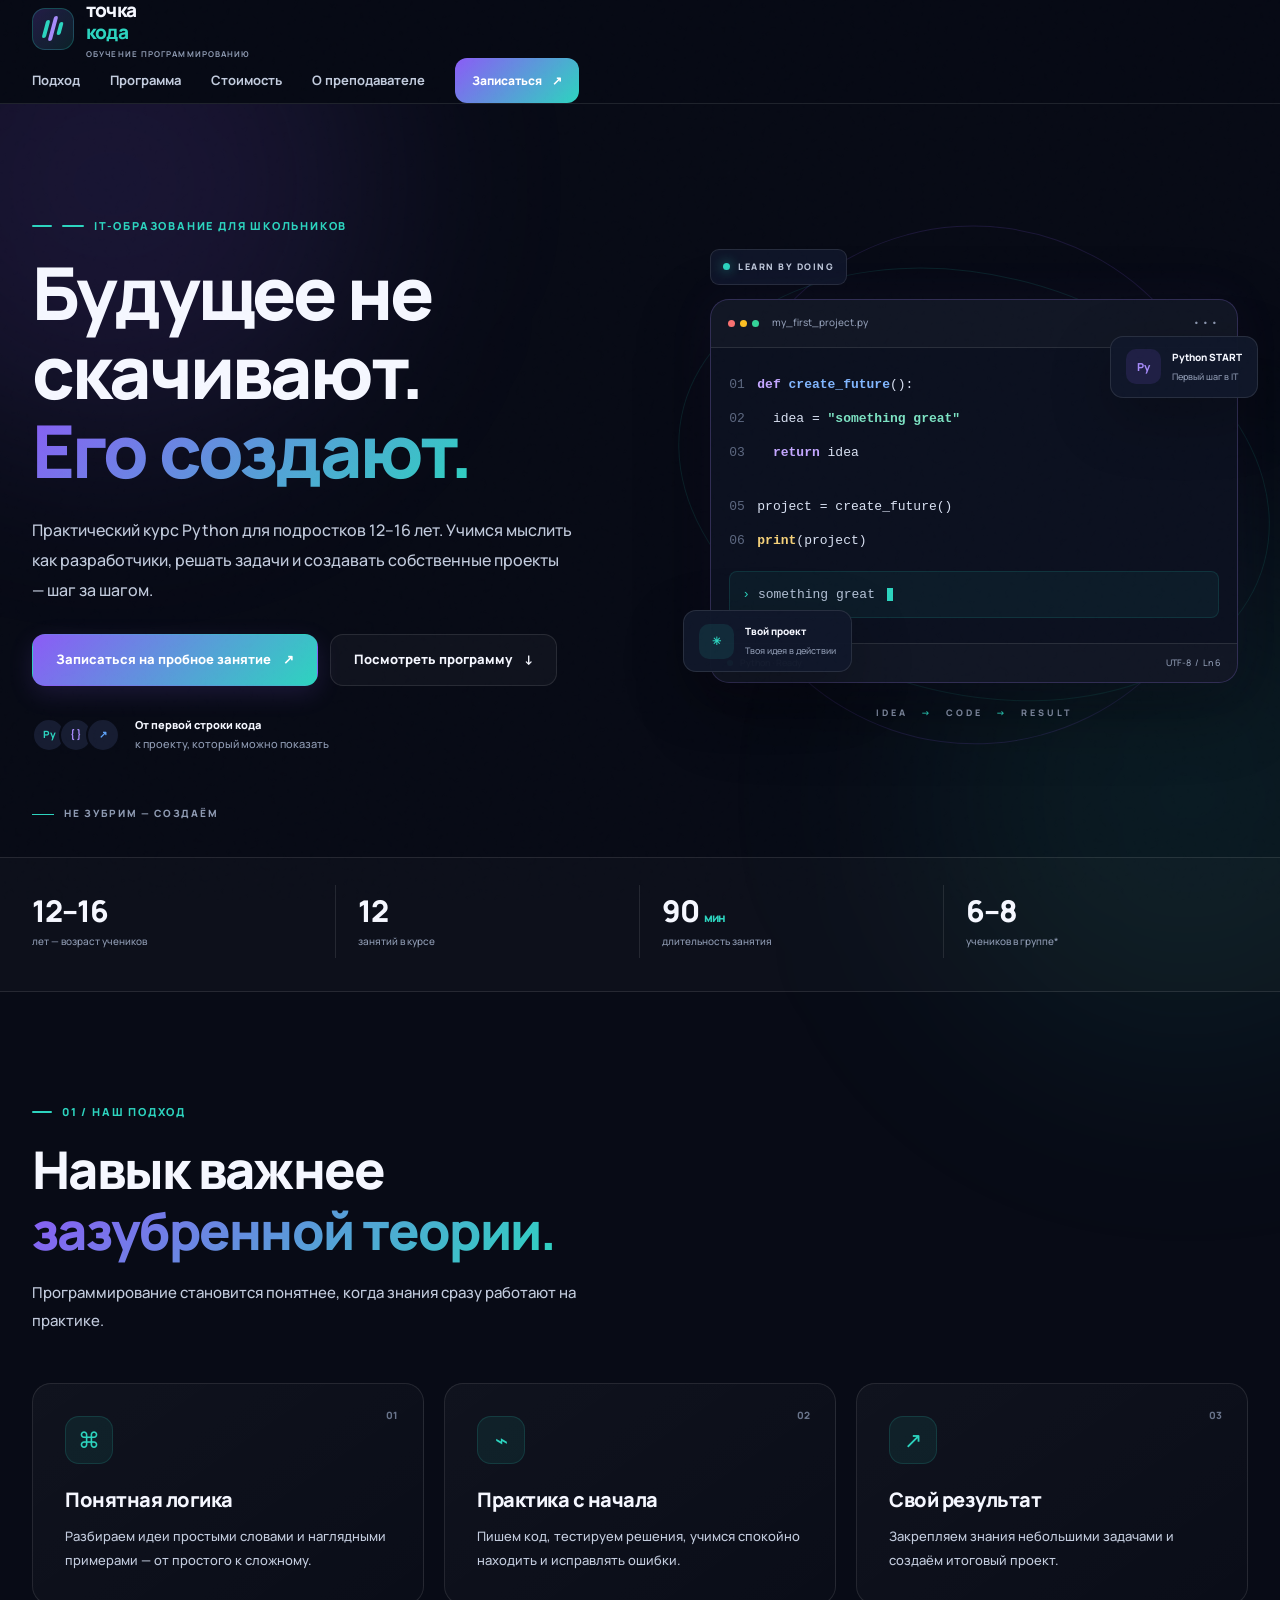
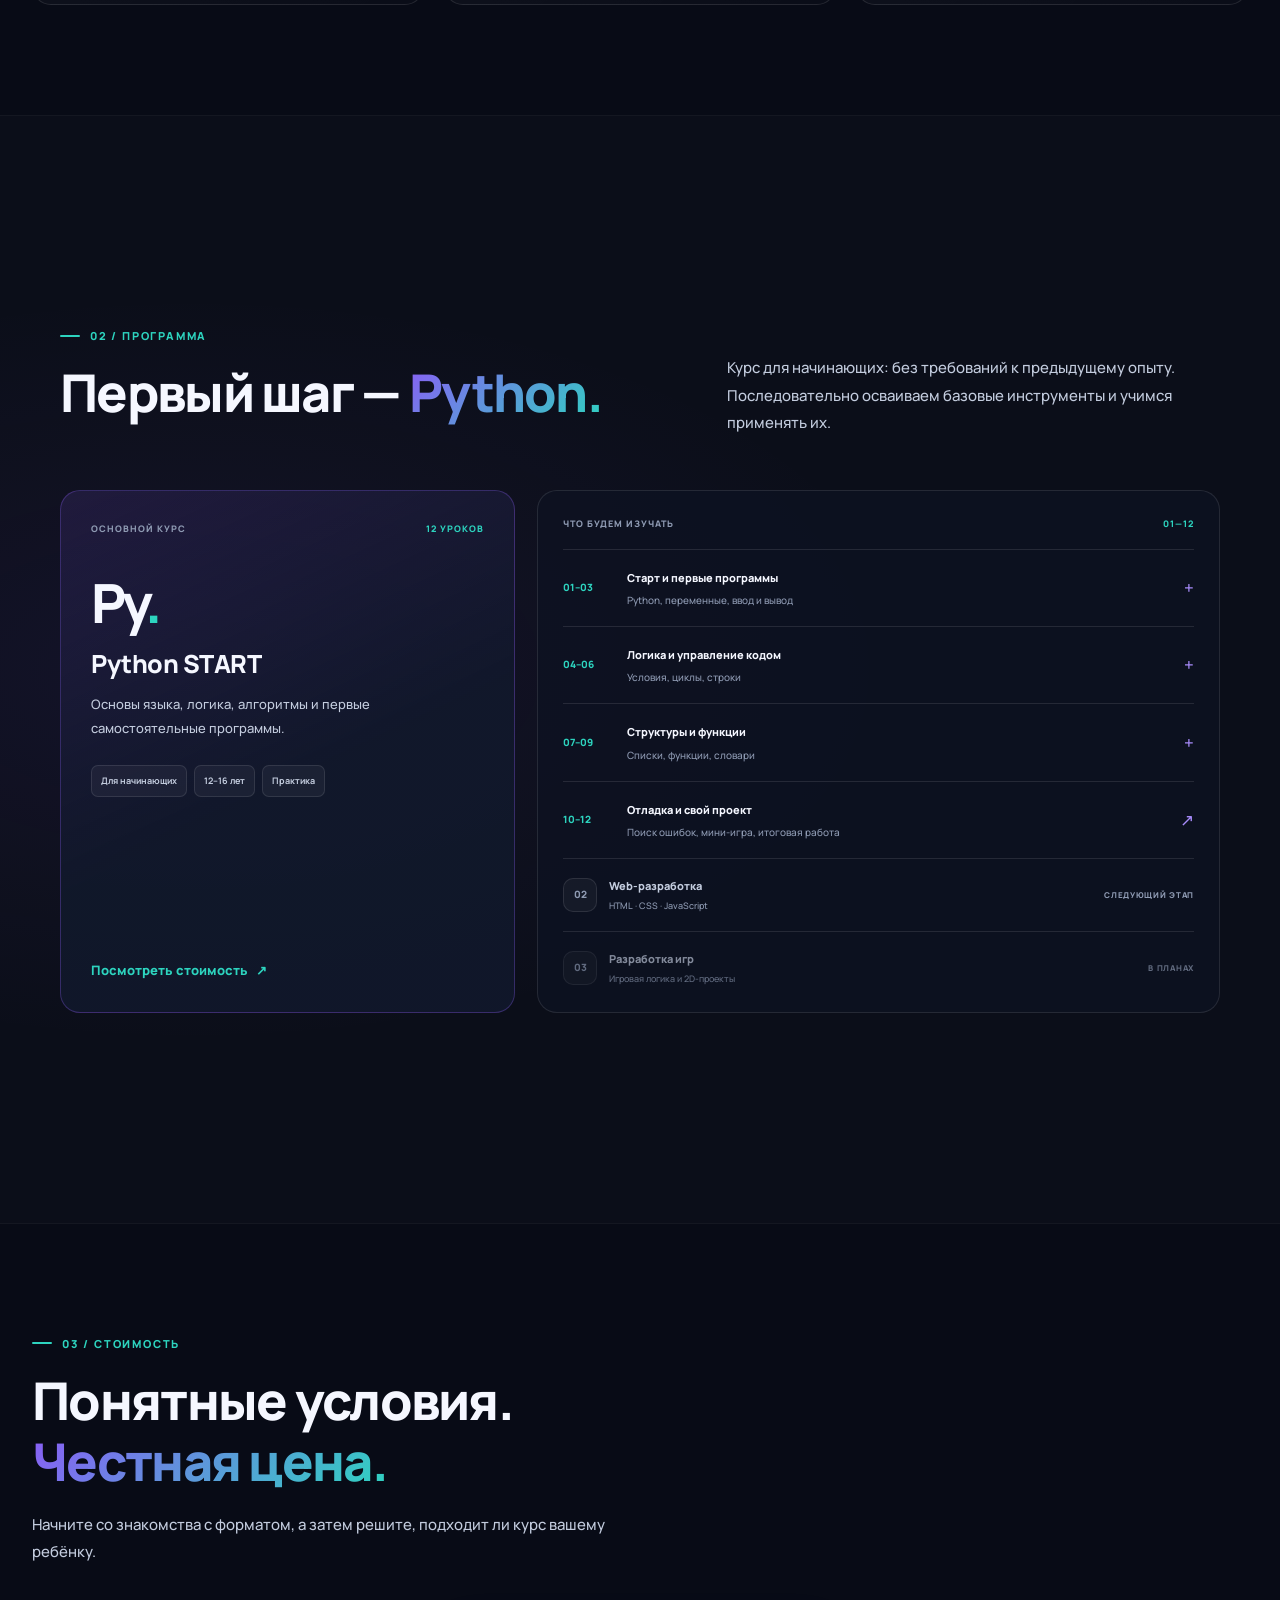
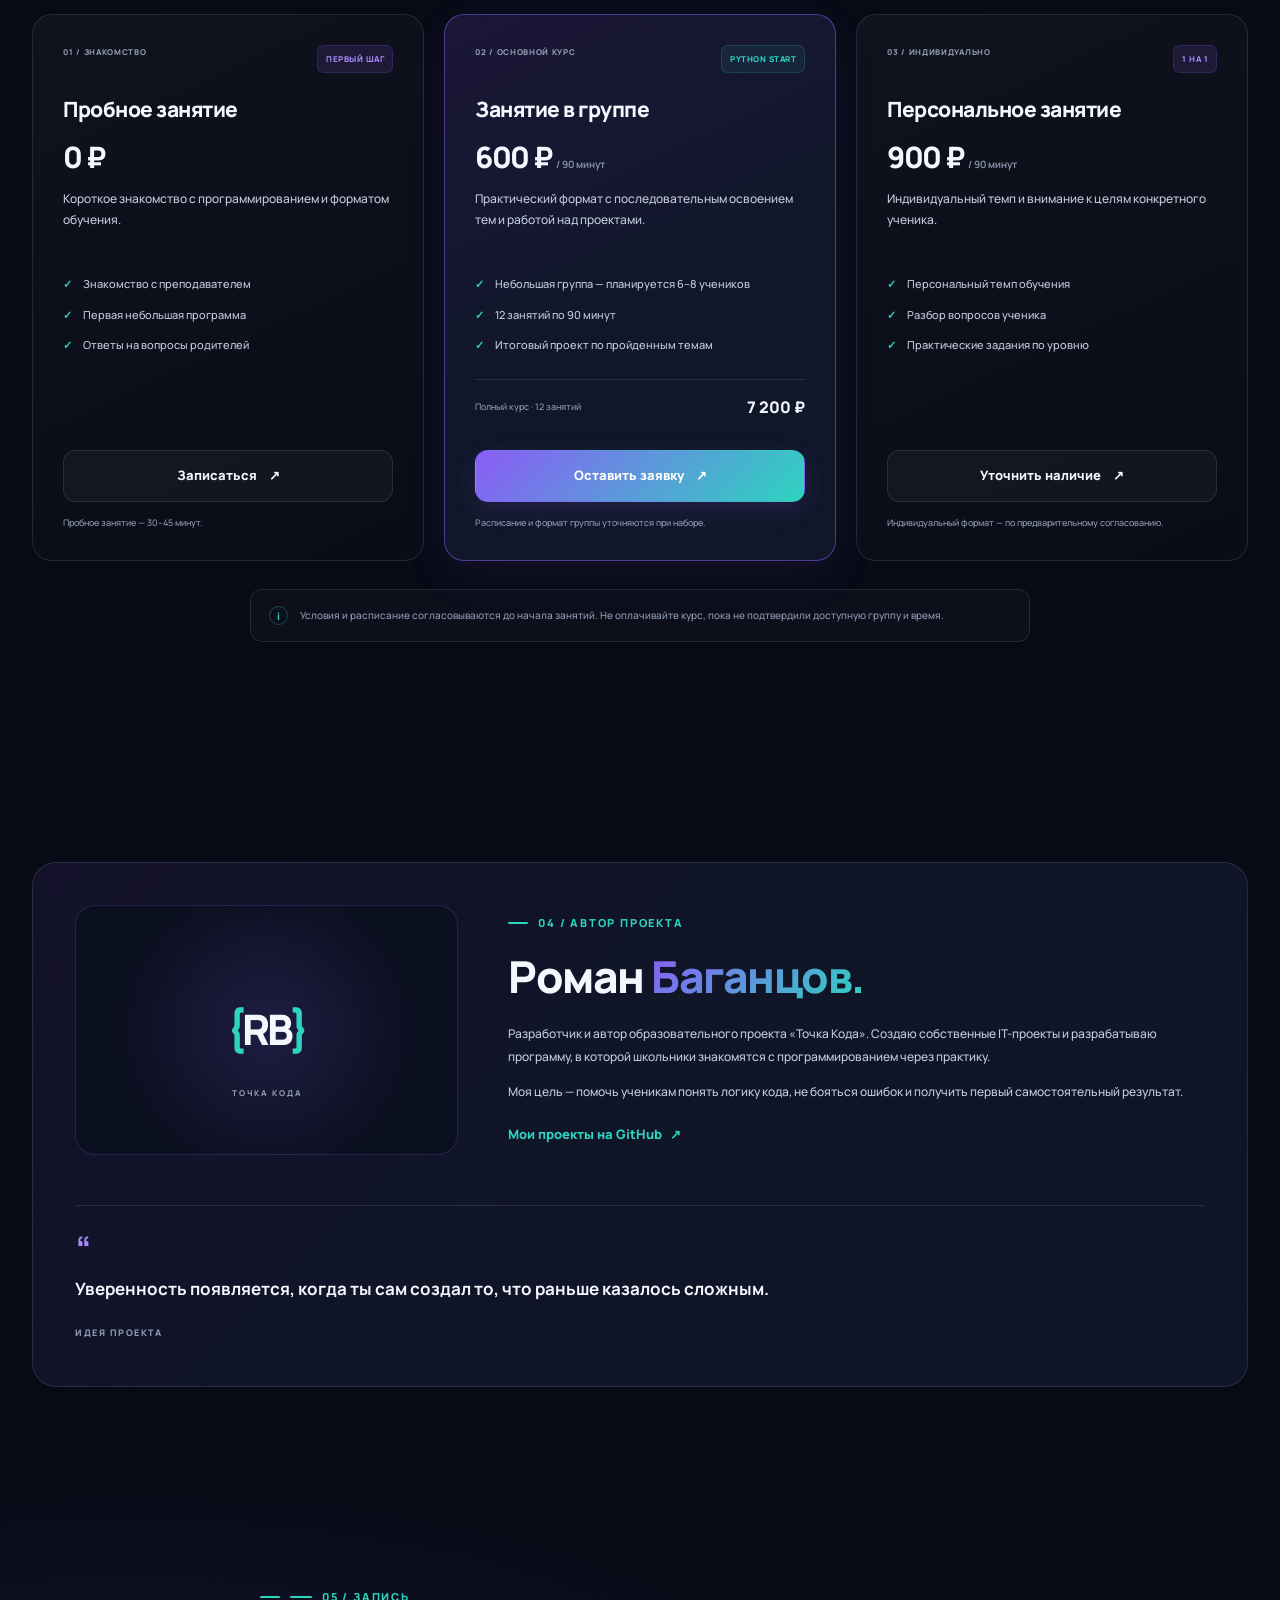
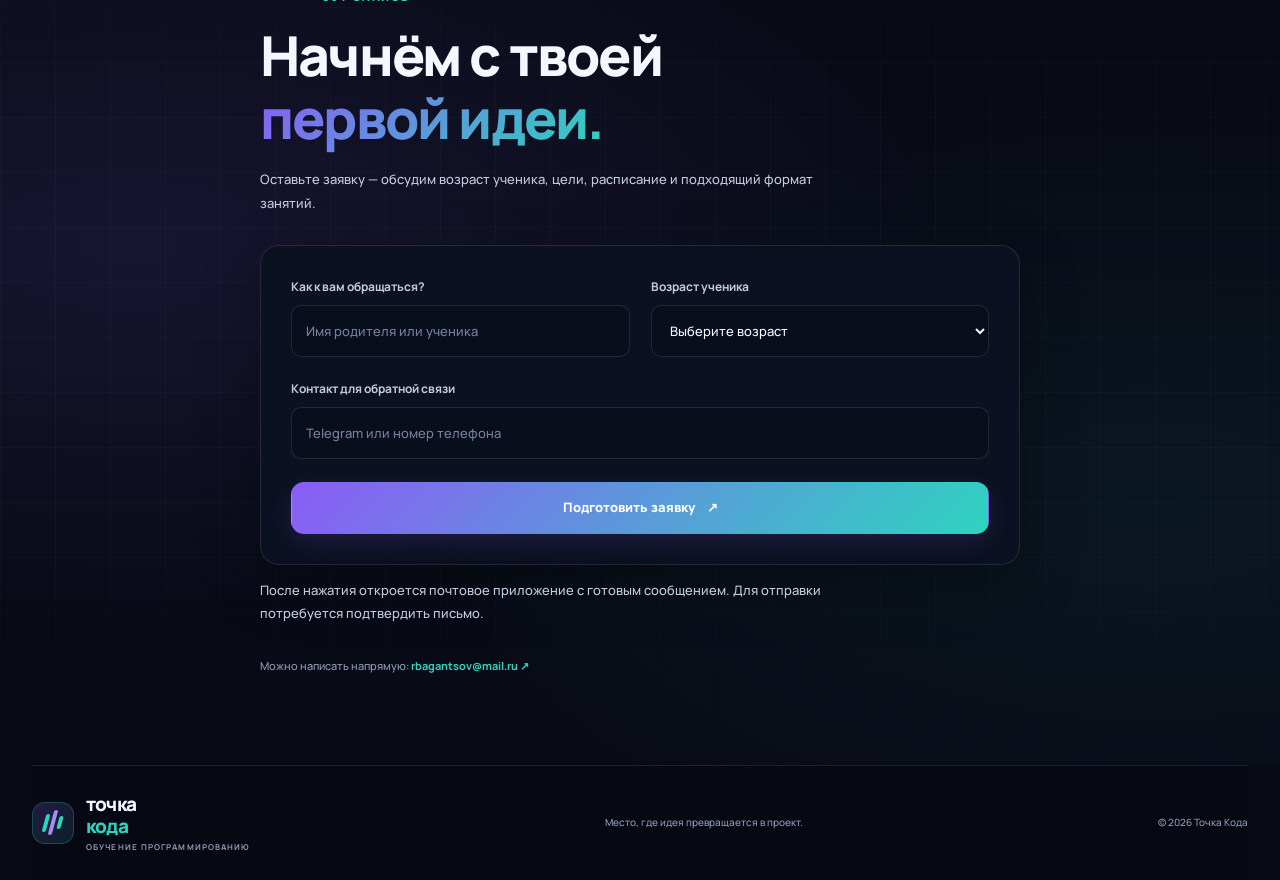
<file: index.html>
<!DOCTYPE html>
<html lang="ru">
<head>
  <meta charset="UTF-8">
  <meta name="viewport" content="width=device-width, initial-scale=1.0">
  <meta name="theme-color" content="#090b12">
  <meta name="description" content="Точка Кода — практическое обучение программированию для школьников 12–16 лет. Python START: от первых строк кода до собственного проекта.">
  <title>Точка Кода — программирование с результатом</title>
  <link rel="preconnect" href="https://fonts.googleapis.com">
  <link rel="preconnect" href="https://fonts.gstatic.com" crossorigin>
  <link href="https://fonts.googleapis.com/css2?family=DM+Sans:wght@400;500;600;700&family=Manrope:wght@400;500;600;700;800&display=swap" rel="stylesheet">
  <link rel="stylesheet" href="style.css">
  <script src="script.js" defer></script>
</head>
<body>
  <div class="page-noise" aria-hidden="true"></div>
  <header class="header" id="top">
    <a class="brand" href="#top" aria-label="Точка Кода — главная">
      <span class="brand-symbol"><i></i><i></i><i></i></span>
      <span class="brand-text">точка<span>кода</span><small>ОБУЧЕНИЕ ПРОГРАММИРОВАНИЮ</small></span>
    </a>
    <button class="menu-toggle" aria-label="Открыть меню" aria-expanded="false" aria-controls="site-nav"><span></span><span></span></button>
    <nav class="nav" id="site-nav">
      <a href="#approach">Подход</a><a href="#program">Программа</a><a href="#pricing">Стоимость</a><a href="#about">О преподавателе</a>
      <a class="nav-button" href="#contact">Записаться <span>↗</span></a>
    </nav>
  </header>

  <main>
    <section class="hero wrap">
      <div class="hero-copy reveal">
        <div class="eyebrow"><span class="eyebrow-line"></span> IT-ОБРАЗОВАНИЕ ДЛЯ ШКОЛЬНИКОВ</div>
        <h1>Будущее не скачивают.<br><span>Его создают.</span></h1>
        <p class="hero-lead">Практический курс Python для подростков 12–16 лет. Учимся мыслить как разработчики, решать задачи и создавать собственные проекты — шаг за шагом.</p>
        <div class="hero-actions"><a class="btn btn-primary" href="#contact">Записаться на пробное занятие <span>↗</span></a><a class="btn btn-secondary" href="#program">Посмотреть программу <span>↓</span></a></div>
        <div class="hero-proof"><div class="proof-avatars"><span>Py</span><span>{ }</span><span>↗</span></div><p><strong>От первой строки кода</strong><br>к проекту, который можно показать</p></div>
      </div>
      <div class="hero-visual reveal" aria-label="Иллюстрация программирования">
        <div class="visual-orbit orbit-one"></div><div class="visual-orbit orbit-two"></div>
        <div class="visual-label label-top"><span class="label-dot"></span> LEARN BY DOING</div>
        <div class="editor-card">
          <div class="editor-head"><div class="editor-dots"><i></i><i></i><i></i></div><span>my_first_project.py</span><span class="editor-menu">•••</span></div>
          <div class="editor-code">
            <div><em>01</em><b class="purple">def</b> <b class="blue">create_future</b>():</div>
            <div><em>02</em>&nbsp;&nbsp;idea = <b class="green">"something great"</b></div>
            <div><em>03</em>&nbsp;&nbsp;<b class="purple">return</b> idea</div>
            <div class="code-space"></div>
            <div><em>05</em>project = create_future()</div>
            <div><em>06</em><b class="yellow">print</b>(project)</div>
            <div class="terminal"><span>›</span> something great <i></i></div>
          </div>
          <div class="editor-foot"><span><i></i> Python · Ready</span><span>UTF-8&nbsp; / &nbsp;Ln 6</span></div>
        </div>
        <div class="floating-card float-python"><span class="float-icon">Py</span><span><b>Python START</b><small>Первый шаг в IT</small></span></div>
        <div class="floating-card float-project"><span class="float-icon mint">✳</span><span><b>Твой проект</b><small>Твоя идея в действии</small></span></div>
        <div class="visual-caption">IDEA <span>→</span> CODE <span>→</span> RESULT</div>
      </div>
      <div class="hero-bottom-note"><span></span> НЕ ЗУБРИМ — СОЗДАЁМ</div>
    </section>

    <section class="metrics"><div class="wrap metrics-inner"><div><strong>12–16</strong><span>лет — возраст учеников</span></div><div><strong>12</strong><span>занятий в курсе</span></div><div><strong>90 <small>мин</small></strong><span>длительность занятия</span></div><div><strong>6–8</strong><span>учеников в группе*</span></div></div><p class="metrics-note"></p></section>

    <section class="section wrap approach" id="approach">
      <div class="section-head reveal"><div class="eyebrow">01 / НАШ ПОДХОД</div><h2>Навык важнее<br><span>зазубренной теории.</span></h2><p>Программирование становится понятнее, когда знания сразу работают на практике.</p></div>
      <div class="approach-grid">
        <article class="approach-item reveal"><span class="item-number">01</span><div class="line-icon">⌘</div><h3>Понятная логика</h3><p>Разбираем идеи простыми словами и наглядными примерами — от простого к сложному.</p></article>
        <article class="approach-item reveal"><span class="item-number">02</span><div class="line-icon">⌁</div><h3>Практика с начала</h3><p>Пишем код, тестируем решения, учимся спокойно находить и исправлять ошибки.</p></article>
        <article class="approach-item reveal"><span class="item-number">03</span><div class="line-icon">↗</div><h3>Свой результат</h3><p>Закрепляем знания небольшими задачами и создаём итоговый проект.</p></article>
      </div>
    </section>

    <section class="program-section" id="program"><div class="wrap section">
      <div class="section-head section-head-row reveal"><div><div class="eyebrow">02 / ПРОГРАММА</div><h2>Первый шаг — <span>Python.</span></h2></div><p>Курс для начинающих: без требований к предыдущему опыту. Последовательно осваиваем базовые инструменты и учимся применять их.</p></div>
      <div class="program-layout">
        <article class="program-card reveal"><div class="program-card-top"><span class="program-kicker">ОСНОВНОЙ КУРС</span><span class="program-count">12 УРОКОВ</span></div><div class="python-emblem">Py<span>.</span></div><h3>Python START</h3><p class="program-description">Основы языка, логика, алгоритмы и первые самостоятельные программы.</p><div class="program-tags"><span>Для начинающих</span><span>12–16 лет</span><span>Практика</span></div><a class="text-link" href="#pricing">Посмотреть стоимость <span>↗</span></a></article>
        <div class="syllabus reveal"><div class="syllabus-head"><span>ЧТО БУДЕМ ИЗУЧАТЬ</span><span>01—12</span></div><div class="syllabus-row"><span>01–03</span><div><b>Старт и первые программы</b><small>Python, переменные, ввод и вывод</small></div><span class="syllabus-mark">+</span></div><div class="syllabus-row"><span>04–06</span><div><b>Логика и управление кодом</b><small>Условия, циклы, строки</small></div><span class="syllabus-mark">+</span></div><div class="syllabus-row"><span>07–09</span><div><b>Структуры и функции</b><small>Списки, функции, словари</small></div><span class="syllabus-mark">+</span></div><div class="syllabus-row"><span>10–12</span><div><b>Отладка и свой проект</b><small>Поиск ошибок, мини-игра, итоговая работа</small></div><span class="syllabus-mark">↗</span></div><div class="next-path"><div><span class="next-path-number">02</span><div><b>Web-разработка</b><small>HTML · CSS · JavaScript</small></div></div><span class="planned">СЛЕДУЮЩИЙ ЭТАП</span></div><div class="next-path future"><div><span class="next-path-number">03</span><div><b>Разработка игр</b><small>Игровая логика и 2D-проекты</small></div></div><span class="planned">В ПЛАНАХ</span></div></div>
      </div>
    </div></section>

    <section class="section wrap pricing-section" id="pricing">
      <div class="section-head reveal"><div class="eyebrow">03 / СТОИМОСТЬ</div><h2>Понятные условия.<br><span>Честная цена.</span></h2><p>Начните со знакомства с форматом, а затем решите, подходит ли курс вашему ребёнку.</p></div>
      <div class="price-grid">
        <article class="price-card trial-card reveal"><div class="price-topline"><span>01 / ЗНАКОМСТВО</span><span class="price-badge">ПЕРВЫЙ ШАГ</span></div><h3>Пробное занятие</h3><div class="price-value">0 ₽</div><p>Короткое знакомство с программированием и форматом обучения.</p><ul><li>Знакомство с преподавателем</li><li>Первая небольшая программа</li><li>Ответы на вопросы родителей</li></ul><a class="btn btn-secondary full-btn" href="#contact">Записаться <span>↗</span></a><small class="price-footnote">Пробное занятие — 30–45 минут.</small></article>
        <article class="price-card main-price reveal"><div class="price-topline"><span>02 / ОСНОВНОЙ КУРС</span><span class="price-badge mint-badge">PYTHON START</span></div><h3>Занятие в группе</h3><div class="price-value">600 ₽ <small>/ 90 минут</small></div><p>Практический формат с последовательным освоением тем и работой над проектами.</p><ul><li>Небольшая группа — планируется 6–8 учеников</li><li>12 занятий по 90 минут</li><li>Итоговый проект по пройденным темам</li></ul><div class="course-total"><span>Полный курс · 12 занятий</span><strong>7 200 ₽</strong></div><a class="btn btn-primary full-btn" href="#contact">Оставить заявку <span>↗</span></a><small class="price-footnote">Расписание и формат группы уточняются при наборе.</small></article>
        <article class="price-card individual-card reveal"><div class="price-topline"><span>03 / ИНДИВИДУАЛЬНО</span><span class="price-badge">1 НА 1</span></div><h3>Персональное занятие</h3><div class="price-value">900 ₽ <small>/ 90 минут</small></div><p>Индивидуальный темп и внимание к целям конкретного ученика.</p><ul><li>Персональный темп обучения</li><li>Разбор вопросов ученика</li><li>Практические задания по уровню</li></ul><a class="btn btn-secondary full-btn" href="#contact">Уточнить наличие <span>↗</span></a><small class="price-footnote">Индивидуальный формат — по предварительному согласованию.</small></article>
      </div>
      <p class="pricing-note"><span>i</span> Условия и расписание согласовываются до начала занятий. Не оплачивайте курс, пока не подтвердили доступную группу и время.</p>
    </section>

    <section class="section wrap about-section" id="about"><div class="teacher-panel reveal"><div class="teacher-monogram"><span>{</span>RB<span>}</span><i>ТОЧКА КОДА</i></div><div class="teacher-bio"><div class="eyebrow">04 / АВТОР ПРОЕКТА</div><h2>Роман <span>Баганцов.</span></h2><p>Разработчик и автор образовательного проекта «Точка Кода». Создаю собственные IT-проекты и разрабатываю программу, в которой школьники знакомятся с программированием через практику.</p><p>Моя цель — помочь ученикам понять логику кода, не бояться ошибок и получить первый самостоятельный результат.</p><a class="text-link" href="https://github.com/romabagantsov-creator" target="_blank" rel="noopener noreferrer">Мои проекты на GitHub <span>↗</span></a></div><blockquote><span>“</span><p>Уверенность появляется, когда ты сам создал то, что раньше казалось сложным.</p><cite>ИДЕЯ ПРОЕКТА</cite></blockquote></div></section>

    <section class="contact-section" id="contact"><div class="contact-grid"></div><div class="wrap contact-inner reveal"><div class="eyebrow"><span class="eyebrow-line"></span> 05 / ЗАПИСЬ</div><h2>Начнём с твоей<br><span>первой идеи.</span></h2><p>Оставьте заявку — обсудим возраст ученика, цели, расписание и подходящий формат занятий.</p>
      <form class="contact-form" id="contact-form"><div class="field"><label for="name">Как к вам обращаться?</label><input id="name" name="name" type="text" placeholder="Имя родителя или ученика" maxlength="80" required></div><div class="field"><label for="age">Возраст ученика</label><select id="age" name="age" required><option value="" disabled selected>Выберите возраст</option><option>12 лет</option><option>13 лет</option><option>14 лет</option><option>15 лет</option><option>16 лет</option><option>Другой возраст</option></select></div><div class="field field-wide"><label for="contact-way">Контакт для обратной связи</label><input id="contact-way" name="contact" type="text" placeholder="Telegram или номер телефона" maxlength="120" required></div><button class="btn btn-primary submit-btn" type="submit">Подготовить заявку <span>↗</span></button></form>
      <p class="form-note">После нажатия откроется почтовое приложение с готовым сообщением. Для отправки потребуется подтвердить письмо.</p><div class="direct-contact">Можно написать напрямую: <a href="mailto:rbagantsov@mail.ru">rbagantsov@mail.ru ↗</a></div>
    </div></section>
  </main>
  <footer class="footer wrap"><a class="brand" href="#top"><span class="brand-symbol"><i></i><i></i><i></i></span><span class="brand-text">точка<span>кода</span><small>ОБУЧЕНИЕ ПРОГРАММИРОВАНИЮ</small></span></a><p>Место, где идея превращается в проект.</p><span class="copyright">© <span id="year"></span> Точка Кода</span></footer>
  <div class="toast" id="toast" role="status" aria-live="polite"></div>
</body>
</html>
</file>
<file: style.css>
/* =========================================================
   ТОЧКА КОДА — ОСНОВНЫЕ СТИЛИ САЙТА
   Цвета: тёмно-синий, фиолетовый, бирюзовый, белый
   ========================================================= */


/* =========================================================
   1. ПОДКЛЮЧЕНИЕ ШРИФТОВ
   ========================================================= */

@import url('https://fonts.googleapis.com/css2?family=Manrope:wght@400;500;600;700;800&display=swap');


/* =========================================================
   2. ПЕРЕМЕННЫЕ И ЦВЕТОВАЯ ПАЛИТРА
   ========================================================= */

:root {
    --bg: #080B16;
    --bg-secondary: #0D1222;
    --bg-card: #11182B;

    --text: #F5F7FF;
    --text-secondary: #C3CCDE;
    --text-muted: #8F9BB3;

    --purple: #8B5CF6;
    --purple-light: #A78BFA;
    --teal: #2DD4BF;
    --blue: #60A5FA;

    --border: rgba(255, 255, 255, 0.10);
    --border-hover: rgba(139, 92, 246, 0.55);

    --gradient: linear-gradient(
        135deg,
        var(--purple),
        var(--teal)
    );

    --shadow: 0 20px 60px rgba(0, 0, 0, 0.25);

    --radius-small: 12px;
    --radius-medium: 20px;
    --radius-large: 28px;

    --container: 1160px;

    --transition: 0.25s ease;
}


/* =========================================================
   3. СБРОС СТИЛЕЙ И БАЗОВЫЕ НАСТРОЙКИ
   ========================================================= */

* {
    box-sizing: border-box;
}

html {
    scroll-behavior: smooth;
    scroll-padding-top: 90px;

    -webkit-font-smoothing: antialiased;
    -moz-osx-font-smoothing: grayscale;

    text-rendering: optimizeLegibility;
}

body {
    margin: 0;
    min-width: 320px;

    background: var(--bg);
    color: var(--text);

    font-family: 'Manrope', Arial, sans-serif;
    font-size: 15px;
    font-weight: 500;
    line-height: 1.75;

    overflow-x: hidden;
}

body,
button,
input,
select,
textarea {
    font-family: 'Manrope', Arial, sans-serif;
}

button,
input,
select,
textarea {
    font-size: inherit;
}

button,
a {
    -webkit-tap-highlight-color: transparent;
}

button {
    color: inherit;
}

a {
    color: inherit;
    text-decoration: none;
}

img,
svg {
    display: block;
    max-width: 100%;
}

img {
    height: auto;
}

ul,
ol {
    padding-left: 24px;
}

::selection {
    color: #FFFFFF;
    background: rgba(139, 92, 246, 0.65);
}


/* =========================================================
   4. ЗАГОЛОВКИ И ТЕКСТ
   ========================================================= */

h1,
h2,
h3,
h4,
h5,
h6 {
    margin-top: 0;

    color: var(--text);

    font-weight: 800;
    line-height: 1.2;
    letter-spacing: -0.6px;
}

h1 {
    font-size: clamp(42px, 6vw, 72px);
    letter-spacing: -2.5px;
    line-height: 1.08;
}

h2 {
    font-size: clamp(32px, 4vw, 48px);
    letter-spacing: -1.5px;
}

h3 {
    font-size: 21px;
    letter-spacing: -0.5px;
}

p {
    margin-top: 0;

    color: var(--text-secondary);
    line-height: 1.85;
}

strong,
b {
    color: var(--text);
    font-weight: 800;
}

small {
    font-size: 12px;
}

.eyebrow {
    display: inline-flex;
    align-items: center;
    gap: 9px;

    margin-bottom: 18px;

    color: var(--teal);

    font-size: 11px;
    font-weight: 800;
    letter-spacing: 1.8px;
    text-transform: uppercase;
}

.eyebrow::before {
    content: '';

    width: 20px;
    height: 2px;

    background: var(--teal);
    border-radius: 10px;
}

.gradient-text {
    color: transparent;

    background: var(--gradient);
    background-clip: text;
    -webkit-background-clip: text;
}


/* =========================================================
   5. ОБЩАЯ СЕТКА И СЕКЦИИ
   ========================================================= */

.container {
    width: min(
        var(--container),
        calc(100% - 48px)
    );

    margin-right: auto;
    margin-left: auto;
}

section {
    position: relative;
    padding: 100px 0;
}

.section-heading {
    max-width: 760px;
    margin: 0 auto 52px;

    text-align: center;
}

.section-heading h2 {
    margin-bottom: 18px;
}

.section-heading p {
    max-width: 620px;
    margin-right: auto;
    margin-left: auto;
}

.section-intro {
    color: var(--text-secondary);
    font-size: 16px;
    line-height: 1.85;
}

.section-label {
    margin-bottom: 12px;

    color: var(--teal);

    font-size: 11px;
    font-weight: 800;
    letter-spacing: 1.6px;
    text-transform: uppercase;
}


/* =========================================================
   6. ШАПКА САЙТА
   ========================================================= */

.header {
    position: sticky;
    z-index: 1000;
    top: 0;

    width: 100%;

    background: rgba(8, 11, 22, 0.85);
    border-bottom: 1px solid var(--border);

    backdrop-filter: blur(18px);
    -webkit-backdrop-filter: blur(18px);
}

.header-inner {
    display: flex;
    align-items: center;
    justify-content: space-between;
    gap: 24px;

    min-height: 82px;
}

.logo {
    display: inline-flex;
    align-items: center;
    gap: 12px;

    flex-shrink: 0;

    color: var(--text);
    font-size: 19px;
    font-weight: 800;
    letter-spacing: -0.6px;
}

.logo-mark {
    display: grid;
    place-items: center;

    width: 42px;
    height: 42px;

    color: #FFFFFF;

    background: var(--gradient);
    border-radius: 14px;

    box-shadow: 0 5px 24px rgba(139, 92, 246, 0.22);

    font-size: 20px;
    font-weight: 800;
}

.logo span {
    color: var(--teal);
}

.nav {
    display: flex;
    align-items: center;
    gap: 28px;
}

.nav a {
    position: relative;

    color: var(--text-secondary);

    font-size: 13px;
    font-weight: 700;

    transition: color var(--transition);
}

.nav a:hover,
.nav a.active {
    color: var(--text);
}

.nav a:not(.nav-cta)::after {
    position: absolute;
    right: 0;
    bottom: -7px;
    left: 0;

    height: 2px;

    content: '';
    background: var(--gradient);

    transform: scaleX(0);
    transform-origin: left;

    transition: transform var(--transition);
}

.nav a:not(.nav-cta):hover::after {
    transform: scaleX(1);
}

.menu-toggle {
    display: none;

    width: 44px;
    height: 44px;

    padding: 0;

    color: var(--text);
    background: var(--bg-card);

    border: 1px solid var(--border);
    border-radius: 12px;

    cursor: pointer;
}


/* =========================================================
   7. КНОПКИ
   ========================================================= */

.button,
.nav-cta {
    display: inline-flex;
    align-items: center;
    justify-content: center;
    gap: 10px;

    min-height: 48px;
    padding: 13px 22px;

    color: #FFFFFF;

    background: var(--gradient);
    border: 1px solid transparent;
    border-radius: 14px;

    font-size: 13px;
    font-weight: 800;
    text-align: center;

    cursor: pointer;

    transition:
        transform var(--transition),
        box-shadow var(--transition),
        border-color var(--transition);
}

.button:hover,
.nav-cta:hover {
    box-shadow: 0 10px 32px rgba(139, 92, 246, 0.25);
    transform: translateY(-2px);
}

.button:active,
.nav-cta:active {
    transform: translateY(0);
}

.button-secondary {
    color: var(--text);

    background: rgba(255, 255, 255, 0.04);
    border-color: var(--border);
}

.button-secondary:hover {
    background: rgba(255, 255, 255, 0.08);
    border-color: var(--border-hover);
    box-shadow: none;
}

.button-full {
    width: 100%;
}

.text-link {
    display: inline-flex;
    align-items: center;
    gap: 8px;

    color: var(--teal);
    font-size: 13px;
    font-weight: 800;

    transition: gap var(--transition);
}

.text-link:hover {
    gap: 13px;
    text-decoration: underline;
    text-underline-offset: 4px;
}


/* =========================================================
   8. ГЛАВНЫЙ ЭКРАН
   ========================================================= */

.hero {
    position: relative;
    isolation: isolate;

    padding: 100px 0 110px;

    overflow: hidden;
}

.hero::before {
    position: absolute;
    z-index: -1;
    top: -180px;
    left: -180px;

    width: 520px;
    height: 520px;

    content: '';
    background: rgba(139, 92, 246, 0.13);

    border-radius: 50%;
    filter: blur(100px);
    pointer-events: none;
}

.hero::after {
    position: absolute;
    z-index: -1;
    right: -200px;
    bottom: -200px;

    width: 520px;
    height: 520px;

    content: '';
    background: rgba(45, 212, 191, 0.08);

    border-radius: 50%;
    filter: blur(110px);
    pointer-events: none;
}

.hero-grid {
    display: grid;
    grid-template-columns: 1.05fr 0.95fr;
    align-items: center;
    gap: 70px;
}

.hero-content {
    max-width: 650px;
}

.hero h1 {
    margin-bottom: 26px;
}

.hero-text {
    max-width: 540px;
    margin-bottom: 32px;

    color: var(--text-secondary);
    font-size: 17px;
    line-height: 1.85;
}

.hero-actions {
    display: flex;
    flex-wrap: wrap;
    gap: 14px;

    margin-bottom: 30px;
}

.hero-note {
    display: flex;
    align-items: center;
    gap: 10px;

    color: var(--text-muted);
    font-size: 12px;
}

.hero-note::before {
    content: '✓';

    display: grid;
    place-items: center;

    width: 22px;
    height: 22px;

    color: var(--teal);

    background: rgba(45, 212, 191, 0.10);
    border-radius: 50%;

    font-weight: 800;
}

.hero-visual {
    position: relative;
    min-width: 0;
}

.hero-image {
    width: 100%;

    border: 1px solid var(--border);
    border-radius: var(--radius-large);

    box-shadow: var(--shadow);
}

.hero-card {
    padding: 22px;

    background: rgba(17, 24, 43, 0.92);
    border: 1px solid var(--border);
    border-radius: var(--radius-medium);

    box-shadow: var(--shadow);

    backdrop-filter: blur(14px);
}

.hero-card-title {
    margin-bottom: 8px;

    color: var(--text);
    font-size: 14px;
    font-weight: 800;
}

.hero-card p {
    margin-bottom: 0;
    font-size: 12px;
}

.float-chip {
    position: absolute;

    padding: 13px 17px;

    background: rgba(17, 24, 43, 0.95);
    border: 1px solid var(--border);
    border-radius: 14px;

    box-shadow: var(--shadow);

    animation: float 5s ease-in-out infinite;
}

.float-chip strong {
    display: block;
    font-size: 13px;
}

.float-chip small {
    color: var(--text-muted);
    font-size: 10px;
}

.float-chip-one {
    top: 12%;
    right: -20px;
}

.float-chip-two {
    bottom: 10%;
    left: -25px;

    animation-delay: -2.5s;
}


/* =========================================================
   9. ПРЕИМУЩЕСТВА
   ========================================================= */

.features-grid {
    display: grid;
    grid-template-columns: repeat(3, minmax(0, 1fr));
    gap: 22px;
}

.feature-card {
    padding: 30px;

    background: var(--bg-card);
    border: 1px solid var(--border);
    border-radius: var(--radius-medium);

    transition:
        transform var(--transition),
        border-color var(--transition),
        background var(--transition);
}

.feature-card:hover {
    background: #141D33;
    border-color: var(--border-hover);

    transform: translateY(-5px);
}

.feature-icon {
    display: grid;
    place-items: center;

    width: 52px;
    height: 52px;

    margin-bottom: 22px;

    color: var(--teal);

    background: rgba(45, 212, 191, 0.10);
    border: 1px solid rgba(45, 212, 191, 0.16);
    border-radius: 16px;

    font-size: 22px;
}

.feature-card h3 {
    margin-bottom: 12px;
}

.feature-card p {
    margin-bottom: 0;
    font-size: 13px;
}


/* =========================================================
   10. КУРСЫ
   ========================================================= */

.courses {
    background:
        linear-gradient(
            180deg,
            transparent,
            rgba(13, 18, 34, 0.75),
            transparent
        );
}

.courses-grid {
    display: grid;
    grid-template-columns: repeat(2, minmax(0, 1fr));
    gap: 24px;
}

.course-card {
    position: relative;

    display: flex;
    flex-direction: column;

    padding: 32px;

    background: var(--bg-card);
    border: 1px solid var(--border);
    border-radius: var(--radius-large);

    overflow: hidden;

    transition:
        transform var(--transition),
        border-color var(--transition);
}

.course-card:hover {
    border-color: var(--border-hover);
    transform: translateY(-5px);
}

.course-card-featured {
    border-color: rgba(139, 92, 246, 0.45);

    background:
        linear-gradient(
            145deg,
            rgba(139, 92, 246, 0.10),
            transparent 60%
        ),
        var(--bg-card);
}

.course-tag {
    display: inline-flex;
    align-self: flex-start;

    margin-bottom: 20px;
    padding: 7px 11px;

    color: var(--teal);

    background: rgba(45, 212, 191, 0.09);
    border: 1px solid rgba(45, 212, 191, 0.15);
    border-radius: 8px;

    font-size: 10px;
    font-weight: 800;
    letter-spacing: 0.8px;
    text-transform: uppercase;
}

.course-card h3 {
    margin-bottom: 14px;
    font-size: 25px;
}

.course-card > p {
    color: var(--text-secondary);
    font-size: 14px;
}

.course-meta {
    display: flex;
    flex-wrap: wrap;
    gap: 9px;

    margin: 14px 0 20px;
}

.course-meta span {
    padding: 7px 10px;

    color: var(--text-secondary);

    background: rgba(255, 255, 255, 0.04);
    border: 1px solid var(--border);
    border-radius: 8px;

    font-size: 10px;
    font-weight: 700;
}

.course-list {
    display: grid;
    gap: 12px;

    margin: 10px 0 26px;
    padding: 0;

    list-style: none;
}

.course-list li {
    position: relative;

    padding-left: 25px;

    color: var(--text-secondary);
    font-size: 13px;
}

.course-list li::before {
    position: absolute;
    top: 0;
    left: 0;

    content: '✓';

    color: var(--teal);
    font-weight: 800;
}

.course-card .button {
    width: 100%;
    margin-top: auto;
}


/* =========================================================
   11. ТАРИФЫ И ЦЕНЫ
   ========================================================= */

.pricing-grid {
    display: grid;
    grid-template-columns: repeat(3, minmax(0, 1fr));
    align-items: stretch;
    gap: 22px;
}

.price-card {
    position: relative;

    display: flex;
    flex-direction: column;

    padding: 30px;

    background: var(--bg-card);
    border: 1px solid var(--border);
    border-radius: var(--radius-large);

    transition:
        transform var(--transition),
        border-color var(--transition);
}

.price-card:hover {
    border-color: var(--border-hover);
    transform: translateY(-5px);
}

.price-card-featured {
    border-color: var(--purple);

    background:
        linear-gradient(
            160deg,
            rgba(139, 92, 246, 0.13),
            transparent 55%
        ),
        var(--bg-card);

    box-shadow: 0 15px 45px rgba(139, 92, 246, 0.08);
}

.price-badge {
    position: absolute;
    top: 18px;
    right: 18px;

    padding: 6px 9px;

    color: #FFFFFF;
    background: var(--purple);

    border-radius: 7px;

    font-size: 9px;
    font-weight: 800;
    letter-spacing: 0.6px;
    text-transform: uppercase;
}

.price-title {
    margin-bottom: 10px;

    color: var(--text);
    font-size: 18px;
    font-weight: 800;
}

.price-description {
    min-height: 48px;
    margin-bottom: 22px;

    color: var(--text-muted);
    font-size: 12px;
}

.price-value {
    margin-bottom: 4px;

    color: var(--text);
    font-size: 38px;
    font-weight: 800;
    letter-spacing: -1.5px;
    line-height: 1.2;
}

.price-period {
    margin-bottom: 24px;

    color: var(--text-muted);
    font-size: 11px;
}

.price-divider {
    height: 1px;
    margin-bottom: 22px;

    background: var(--border);
}

.price-list {
    display: grid;
    gap: 13px;

    margin: 0 0 28px;
    padding: 0;

    list-style: none;
}

.price-list li {
    position: relative;
    padding-left: 24px;

    color: var(--text-secondary);
    font-size: 12px;
}

.price-list li::before {
    position: absolute;
    left: 0;

    content: '✓';

    color: var(--teal);
    font-weight: 800;
}

.price-card .button {
    width: 100%;
    margin-top: auto;
}

.price-note {
    max-width: 720px;
    margin: 30px auto 0;

    color: var(--text-muted);
    font-size: 11px;
    text-align: center;
}


/* =========================================================
   12. ЭТАПЫ ОБУЧЕНИЯ
   ========================================================= */

.timeline {
    display: grid;
    gap: 0;

    max-width: 820px;
    margin: 0 auto;
}

.timeline-row {
    position: relative;

    display: grid;
    grid-template-columns: 70px 1fr;
    gap: 24px;

    padding-bottom: 32px;
}

.timeline-row:not(:last-child)::before {
    position: absolute;
    top: 55px;
    bottom: 0;
    left: 25px;

    width: 1px;

    content: '';
    background: var(--border);
}

.timeline-number {
    position: relative;
    z-index: 1;

    display: grid;
    place-items: center;

    width: 52px;
    height: 52px;

    color: var(--teal);

    background: var(--bg-card);
    border: 1px solid rgba(45, 212, 191, 0.25);
    border-radius: 16px;

    font-size: 14px;
    font-weight: 800;
}

.timeline-row h3 {
    margin: 5px 0 10px;
}

.timeline-row p {
    margin-bottom: 0;
    font-size: 13px;
}


/* =========================================================
   13. ПРЕПОДАВАТЕЛЬ
   ========================================================= */

.teacher-grid {
    display: grid;
    grid-template-columns: 0.8fr 1.2fr;
    align-items: center;
    gap: 60px;
}

.teacher-visual {
    position: relative;
}

.teacher-photo {
    width: 100%;

    background: var(--bg-card);
    border: 1px solid var(--border);
    border-radius: var(--radius-large);
}

.teacher-copy h2 {
    margin-bottom: 22px;
}

.teacher-copy p {
    color: var(--text-secondary);
    font-size: 14px;
}

.teacher-points {
    display: grid;
    gap: 12px;

    margin: 26px 0 0;
    padding: 0;

    list-style: none;
}

.teacher-points li {
    position: relative;
    padding-left: 28px;

    color: var(--text-secondary);
    font-size: 13px;
}

.teacher-points li::before {
    position: absolute;
    left: 0;

    content: '✓';

    color: var(--teal);
    font-weight: 800;
}


/* =========================================================
   14. ОТЗЫВЫ И РЕЗУЛЬТАТЫ
   ========================================================= */

.results-grid {
    display: grid;
    grid-template-columns: repeat(3, minmax(0, 1fr));
    gap: 22px;
}

.result-card {
    padding: 28px;

    background: var(--bg-card);
    border: 1px solid var(--border);
    border-radius: var(--radius-medium);
}

.result-card h3 {
    margin-bottom: 12px;
}

.result-card p {
    margin-bottom: 0;
    font-size: 13px;
}


/* =========================================================
   15. ЧАСТЫЕ ВОПРОСЫ
   ========================================================= */

.faq-list {
    display: grid;
    gap: 12px;

    max-width: 850px;
    margin: 0 auto;
}

.faq-item {
    background: var(--bg-card);
    border: 1px solid var(--border);
    border-radius: 16px;

    overflow: hidden;

    transition: border-color var(--transition);
}

.faq-item:hover {
    border-color: var(--border-hover);
}

.faq-question {
    display: flex;
    align-items: center;
    justify-content: space-between;
    gap: 20px;

    width: 100%;
    padding: 22px;

    color: var(--text);
    background: transparent;
    border: 0;

    font-size: 13px;
    font-weight: 800;
    text-align: left;

    cursor: pointer;
}

.faq-question::after {
    content: '+';

    color: var(--teal);
    font-size: 22px;
    font-weight: 500;

    transition: transform var(--transition);
}

.faq-item.active .faq-question::after {
    transform: rotate(45deg);
}

.faq-answer {
    display: none;
    padding: 0 22px 22px;
}

.faq-item.active .faq-answer {
    display: block;
}

.faq-answer p {
    margin-bottom: 0;
    font-size: 13px;
}


/* =========================================================
   16. ФОРМА ЗАПИСИ
   ========================================================= */

.contact-section {
    position: relative;
    overflow: hidden;

    background:
        radial-gradient(
            circle at 10% 20%,
            rgba(139, 92, 246, 0.10),
            transparent 35%
        ),
        radial-gradient(
            circle at 90% 80%,
            rgba(45, 212, 191, 0.07),
            transparent 35%
        );
}

.contact-grid {
    display: grid;
    grid-template-columns: 0.9fr 1.1fr;
    align-items: start;
    gap: 60px;
}

.contact-copy h2 {
    margin-bottom: 20px;
}

.contact-copy > p {
    color: var(--text-secondary);
    font-size: 14px;
}

.contact-details {
    display: grid;
    gap: 16px;

    margin-top: 28px;
}

.contact-detail {
    display: flex;
    align-items: center;
    gap: 14px;
}

.contact-detail-icon {
    display: grid;
    place-items: center;

    width: 42px;
    height: 42px;

    flex-shrink: 0;

    color: var(--teal);
    background: rgba(45, 212, 191, 0.09);

    border-radius: 12px;
}

.contact-detail strong {
    display: block;
    font-size: 12px;
}

.contact-detail span {
    display: block;

    color: var(--text-muted);
    font-size: 11px;
}

.contact-form {
    display: grid;
    gap: 18px;

    padding: 32px;

    background: rgba(17, 24, 43, 0.92);
    border: 1px solid var(--border);
    border-radius: var(--radius-large);

    box-shadow: var(--shadow);
}

.form-title {
    margin-bottom: 4px;

    color: var(--text);
    font-size: 21px;
    font-weight: 800;
}

.form-description {
    margin-bottom: 8px;

    color: var(--text-muted);
    font-size: 12px;
}

.form-group {
    display: grid;
    gap: 8px;
}

.form-group label {
    color: var(--text-secondary);
    font-size: 12px;
    font-weight: 700;
}

.contact-form input,
.contact-form select,
.contact-form textarea {
    width: 100%;
    min-height: 48px;

    padding: 13px 15px;

    color: var(--text);
    background: #0B1020;

    border: 1px solid var(--border);
    border-radius: 12px;
    outline: none;

    font-size: 13px;
    font-weight: 500;

    transition:
        border-color var(--transition),
        box-shadow var(--transition);
}

.contact-form textarea {
    min-height: 110px;
    resize: vertical;
}

.contact-form input::placeholder,
.contact-form textarea::placeholder {
    color: var(--text-muted);
    opacity: 1;
}

.contact-form select {
    cursor: pointer;
}

.contact-form select option {
    color: var(--text);
    background: var(--bg-card);
}

.contact-form input:focus,
.contact-form select:focus,
.contact-form textarea:focus {
    border-color: var(--purple);
    box-shadow: 0 0 0 3px rgba(139, 92, 246, 0.12);
}

.form-consent {
    display: flex;
    align-items: flex-start;
    gap: 10px;

    color: var(--text-muted);
    font-size: 10px;
    line-height: 1.6;
}

.form-consent input {
    width: 16px;
    min-height: 16px;
    height: 16px;

    margin-top: 2px;

    flex-shrink: 0;
    accent-color: var(--purple);
}

.form-consent a {
    color: var(--teal);
    text-decoration: underline;
    text-underline-offset: 3px;
}


/* =========================================================
   17. УВЕДОМЛЕНИЯ
   ========================================================= */

#toast {
    position: fixed;
    z-index: 2000;
    right: 24px;
    bottom: 24px;

    max-width: min(380px, calc(100% - 32px));
    padding: 16px 20px;

    color: var(--text);

    background: var(--bg-card);
    border: 1px solid var(--border-hover);
    border-radius: 14px;

    box-shadow: var(--shadow);

    opacity: 0;
    visibility: hidden;
    transform: translateY(12px);

    transition:
        opacity var(--transition),
        visibility var(--transition),
        transform var(--transition);
}

#toast.show {
    opacity: 1;
    visibility: visible;
    transform: translateY(0);
}


/* =========================================================
   18. ПОДВАЛ САЙТА
   ========================================================= */

.footer {
    padding: 36px 0;

    background: #060812;
    border-top: 1px solid var(--border);
}

.footer-inner {
    display: flex;
    align-items: center;
    justify-content: space-between;
    flex-wrap: wrap;
    gap: 24px;
}

.footer-brand {
    display: grid;
    gap: 8px;
}

.footer-tagline {
    color: var(--text-muted);
    font-size: 11px;
}

.footer-copy {
    color: var(--text-muted);
    font-size: 10px;
}

.footer-links {
    display: flex;
    flex-wrap: wrap;
    gap: 20px;
}

.footer-links a {
    color: var(--text-secondary);
    font-size: 11px;

    transition: color var(--transition);
}

.footer-links a:hover {
    color: var(--teal);
}


/* =========================================================
   19. АНИМАЦИИ ПОЯВЛЕНИЯ
   Совместимо с классами .reveal и .visible в JavaScript
   ========================================================= */

.reveal {
    opacity: 0;
    transform: translateY(24px);

    transition:
        opacity 0.7s ease,
        transform 0.7s ease;
}

.reveal.visible {
    opacity: 1;
    transform: translateY(0);
}

.reveal-delay-1 {
    transition-delay: 0.1s;
}

.reveal-delay-2 {
    transition-delay: 0.2s;
}

.reveal-delay-3 {
    transition-delay: 0.3s;
}

@keyframes float {
    0%,
    100% {
        transform: translateY(0);
    }

    50% {
        transform: translateY(-10px);
    }
}

@keyframes pulse {
    0%,
    100% {
        opacity: 1;
    }

    50% {
        opacity: 0.65;
    }
}


/* =========================================================
   20. ДОСТУПНОСТЬ И ФОКУС
   ========================================================= */

:focus-visible {
    outline: 2px solid var(--teal);
    outline-offset: 4px;
}

@media (prefers-reduced-motion: reduce) {
    *,
    *::before,
    *::after {
        scroll-behavior: auto !important;
        animation-duration: 0.01ms !important;
        animation-iteration-count: 1 !important;
        transition-duration: 0.01ms !important;
    }

    .reveal {
        opacity: 1;
        transform: none;
    }
}


/* =========================================================
   21. ПЛАНШЕТЫ
   ========================================================= */

@media (max-width: 1000px) {
    .nav {
        gap: 17px;
    }

    .nav a {
        font-size: 12px;
    }

    .hero-grid {
        gap: 40px;
    }

    .features-grid,
    .results-grid {
        grid-template-columns: repeat(2, minmax(0, 1fr));
    }

    .pricing-grid {
        grid-template-columns: repeat(2, minmax(0, 1fr));
    }

    .teacher-grid,
    .contact-grid {
        gap: 36px;
    }
}


/* =========================================================
   22. МОБИЛЬНАЯ НАВИГАЦИЯ
   ========================================================= */

@media (max-width: 760px) {
    .header-inner {
        min-height: 70px;
    }

    .menu-toggle {
        display: grid;
        place-items: center;
    }

    .nav {
        position: absolute;
        top: calc(100% + 1px);
        right: 0;
        left: 0;

        display: none;
        align-items: stretch;
        flex-direction: column;
        gap: 0;

        padding: 12px 24px 22px;

        background: rgba(8, 11, 22, 0.98);
        border-bottom: 1px solid var(--border);

        box-shadow: var(--shadow);
    }

    .nav.open {
        display: flex;
    }

    .nav a {
        padding: 13px 0;

        font-size: 14px;
    }

    .nav a:not(.nav-cta)::after {
        display: none;
    }

    .nav .nav-cta {
        margin-top: 10px;
    }

    .hero {
        padding: 72px 0 80px;
    }

    .hero-grid {
        grid-template-columns: 1fr;
        gap: 48px;
    }

    .hero-content {
        max-width: 100%;
    }

    .hero h1 {
        font-size: clamp(38px, 9vw, 54px);
        letter-spacing: -1.6px;
    }

    .hero-text {
        font-size: 15px;
    }

    .hero-visual {
        width: min(100%, 540px);
        margin: 0 auto;
    }

    .float-chip-one {
        right: -5px;
    }

    .float-chip-two {
        left: -5px;
    }

    section {
        padding: 72px 0;
    }

    .section-heading {
        margin-bottom: 36px;
    }

    .section-intro {
        font-size: 14px;
    }

    .features-grid,
    .courses-grid,
    .pricing-grid,
    .results-grid {
        grid-template-columns: 1fr;
    }

    .feature-card,
    .course-card,
    .price-card,
    .result-card {
        padding: 25px;
    }

    .course-card h3 {
        font-size: 23px;
    }

    .price-card {
        max-width: 520px;
        width: 100%;
        margin: 0 auto;
    }

    .teacher-grid,
    .contact-grid {
        grid-template-columns: 1fr;
        gap: 34px;
    }

    .teacher-visual {
        max-width: 500px;
        margin: 0 auto;
    }

    .contact-form {
        padding: 25px;
    }

    .timeline-row {
        grid-template-columns: 52px 1fr;
        gap: 18px;
    }

    .timeline-row:not(:last-child)::before {
        left: 25px;
    }

    .footer-inner {
        align-items: flex-start;
        flex-direction: column;
        gap: 22px;
    }
}


/* =========================================================
   23. МАЛЕНЬКИЕ ТЕЛЕФОНЫ
   ========================================================= */

@media (max-width: 420px) {
    .container {
        width: calc(100% - 32px);
    }

    body {
        font-size: 14px;
    }

    h2 {
        font-size: 30px;
        letter-spacing: -0.8px;
    }

    .logo {
        gap: 9px;
        font-size: 16px;
    }

    .logo-mark {
        width: 38px;
        height: 38px;

        border-radius: 12px;
        font-size: 18px;
    }

    .hero {
        padding: 55px 0 65px;
    }

    .hero h1 {
        font-size: 38px;
    }

    .hero-actions {
        align-items: stretch;
        flex-direction: column;
    }

    .hero-actions .button {
        width: 100%;
    }

    .float-chip {
        padding: 10px 12px;
    }

    .float-chip strong {
        font-size: 11px;
    }

    .float-chip small {
        font-size: 9px;
    }

    .feature-card,
    .course-card,
    .price-card,
    .result-card {
        padding: 21px;
    }

    .price-value {
        font-size: 34px;
    }

    .contact-form {
        padding: 20px;
    }

    .faq-question {
        padding: 18px;
        font-size: 12px;
    }

    .faq-answer {
        padding: 0 18px 18px;
    }

    .footer-links {
        gap: 14px;
    }
}

/* =========================================================
   ИСПРАВЛЕНИЯ ДЛЯ РЕАЛЬНОГО index.html
   Добавить в самый конец style.css
   ========================================================= */


/* 1. ОСНОВНАЯ СЕТКА */

.wrap {
    width: min(1160px, calc(100% - 48px));
    margin-left: auto;
    margin-right: auto;
}

main {
    overflow: clip;
}

section {
    scroll-margin-top: 90px;
}

.page-noise {
    position: fixed;
    inset: 0;
    z-index: 1001;

    pointer-events: none;
    opacity: 0.025;

    background-image: url("data:image/svg+xml,%3Csvg viewBox='0 0 180 180' xmlns='http://www.w3.org/2000/svg'%3E%3Cfilter id='n'%3E%3CfeTurbulence type='fractalNoise' baseFrequency='.9' numOctaves='3' stitchTiles='stitch'/%3E%3C/filter%3E%3Crect width='100%25' height='100%25' filter='url(%23n)' opacity='.35'/%3E%3C/svg%3E");
}


/* 2. ШАПКА И ЛОГОТИП */

.header {
    padding: 0 max(24px, calc((100% - 1160px) / 2));
}

.brand {
    display: inline-flex;
    align-items: center;
    gap: 12px;

    flex-shrink: 0;

    color: var(--text);
    text-decoration: none;
}

.brand-symbol {
    display: flex;
    align-items: center;
    justify-content: center;
    gap: 3px;

    width: 42px;
    height: 42px;

    border: 1px solid rgba(45, 212, 191, 0.25);
    border-radius: 13px;

    background: linear-gradient(
        135deg,
        rgba(139, 92, 246, 0.22),
        rgba(45, 212, 191, 0.12)
    );
}

.brand-symbol i {
    display: block;

    width: 4px;
    height: 18px;

    background: var(--teal);
    border-radius: 4px;

    transform: skew(-15deg);
}

.brand-symbol i:nth-child(2) {
    height: 25px;
    background: var(--purple-light);
}

.brand-symbol i:nth-child(3) {
    height: 13px;
}

.brand-text {
    display: flex;
    flex-direction: column;

    font-size: 19px;
    font-weight: 800;
    letter-spacing: -0.8px;
    line-height: 1.15;
}

.brand-text > span {
    display: inline;
    color: var(--teal);
}

.brand-text small {
    margin-top: 5px;

    color: var(--text-muted);

    font-size: 8px;
    font-weight: 700;
    letter-spacing: 1.1px;
}

.nav {
    gap: 27px;
}

.nav a:not(.nav-button)::after {
    bottom: -8px;
}

.nav .nav-button {
    display: inline-flex;
    align-items: center;
    justify-content: center;
    gap: 10px;

    padding: 12px 17px;

    color: #fff;
    background: var(--gradient);
    border-radius: 12px;

    font-size: 12px;
    font-weight: 800;

    transition:
        transform var(--transition),
        box-shadow var(--transition);
}

.nav .nav-button:hover {
    color: #fff;
    box-shadow: 0 8px 25px rgba(139, 92, 246, 0.25);
    transform: translateY(-2px);
}

.nav .nav-button::after {
    display: none;
}

.menu-toggle {
    align-content: center;
    justify-items: center;
    gap: 6px;
}

.menu-toggle span {
    display: block;

    width: 19px;
    height: 2px;

    background: var(--text);
    border-radius: 4px;

    transition:
        transform var(--transition),
        opacity var(--transition);
}

.menu-toggle[aria-expanded="true"] span:first-child {
    transform: translateY(4px) rotate(45deg);
}

.menu-toggle[aria-expanded="true"] span:last-child {
    transform: translateY(-4px) rotate(-45deg);
}


/* 3. КНОПКИ */

.btn {
    display: inline-flex;
    align-items: center;
    justify-content: center;
    gap: 12px;

    min-height: 49px;
    padding: 13px 20px;

    border: 1px solid transparent;
    border-radius: 13px;

    font-size: 12px;
    font-weight: 800;
    line-height: 1.5;
    text-align: center;
    text-decoration: none;

    cursor: pointer;

    transition:
        transform var(--transition),
        box-shadow var(--transition),
        background var(--transition),
        border-color var(--transition);
}

.btn span {
    transition: transform var(--transition);
}

.btn:hover {
    transform: translateY(-2px);
}

.btn:hover span {
    transform: translate(2px, -2px);
}

.btn-primary {
    color: #fff;
    background: var(--gradient);
    box-shadow: 0 8px 24px rgba(139, 92, 246, 0.15);
}

.btn-primary:hover {
    color: #fff;
    box-shadow: 0 12px 32px rgba(139, 92, 246, 0.28);
}

.btn-secondary {
    color: var(--text);
    background: rgba(255, 255, 255, 0.035);
    border-color: var(--border);
}

.btn-secondary:hover {
    color: #fff;
    background: rgba(255, 255, 255, 0.07);
    border-color: var(--border-hover);
}

.full-btn {
    width: 100%;
}


/* 4. ГЛАВНЫЙ ЭКРАН */

.hero {
    display: grid;
    grid-template-columns: minmax(0, 1.04fr) minmax(0, 0.96fr);
    align-items: center;
    column-gap: 64px;
    row-gap: 0;

    padding-top: 94px;
    padding-bottom: 34px;

    overflow: visible;
}

.hero-copy {
    min-width: 0;
    max-width: 600px;
}

.hero h1 {
    margin-bottom: 25px;

    font-size: clamp(44px, 5.5vw, 72px);
    letter-spacing: -2.8px;
    line-height: 1.08;
}

.hero h1 span,
.section-head h2 span,
.teacher-bio h2 span,
.contact-inner h2 span {
    color: transparent;

    background: var(--gradient);
    background-clip: text;
    -webkit-background-clip: text;
}

.eyebrow {
    display: flex;
    align-items: center;
    gap: 10px;
}

.eyebrow .eyebrow-line {
    width: 22px;
    height: 2px;

    background: var(--teal);
    border-radius: 3px;
}

.eyebrow .eyebrow-line::before {
    display: none;
}

.hero-lead {
    max-width: 540px;
    margin-bottom: 28px;

    color: var(--text-secondary);
    font-size: 15px;
    line-height: 1.9;
}

.hero-actions {
    display: flex;
    flex-wrap: wrap;
    gap: 12px;

    margin-bottom: 30px;
}

.hero-proof {
    display: flex;
    align-items: center;
    gap: 15px;
}

.proof-avatars {
    display: flex;
    align-items: center;
}

.proof-avatars span {
    display: grid;
    place-items: center;

    width: 34px;
    height: 34px;

    margin-left: -7px;

    color: #fff;
    background: #171D32;
    border: 2px solid var(--bg);
    border-radius: 50%;

    font-size: 10px;
    font-weight: 800;
}

.proof-avatars span:first-child {
    margin-left: 0;
    color: var(--teal);
}

.proof-avatars span:nth-child(2) {
    color: var(--purple-light);
}

.proof-avatars span:nth-child(3) {
    color: var(--blue);
}

.hero-proof p {
    margin: 0;

    color: var(--text-muted);
    font-size: 11px;
    line-height: 1.7;
}

.hero-proof strong {
    color: var(--text);
}

.hero-visual {
    position: relative;
    min-width: 0;
    padding: 40px 10px;
}

.visual-orbit {
    position: absolute;
    z-index: -1;

    border: 1px solid rgba(139, 92, 246, 0.15);
    border-radius: 50%;

    pointer-events: none;
}

.orbit-one {
    inset: 0 0 0 0;
    transform: rotate(-15deg) scale(0.94);
}

.orbit-two {
    inset: 12% -5% 12% -5%;
    border-color: rgba(45, 212, 191, 0.12);
    transform: rotate(15deg);
}

.visual-label {
    display: inline-flex;
    align-items: center;
    gap: 8px;

    margin-bottom: 14px;
    padding: 9px 12px;

    color: var(--text-secondary);
    background: rgba(17, 24, 43, 0.95);
    border: 1px solid var(--border);
    border-radius: 9px;

    font-size: 9px;
    font-weight: 800;
    letter-spacing: 1.5px;
}

.label-dot {
    width: 7px;
    height: 7px;

    background: var(--teal);
    border-radius: 50%;
    box-shadow: 0 0 12px rgba(45, 212, 191, 0.7);
}

.editor-card {
    position: relative;

    overflow: hidden;

    background: #0C1120;
    border: 1px solid rgba(167, 139, 250, 0.24);
    border-radius: 19px;

    box-shadow:
        0 25px 70px rgba(0, 0, 0, 0.35),
        0 0 50px rgba(139, 92, 246, 0.06);
}

.editor-head {
    display: flex;
    align-items: center;
    gap: 13px;

    min-height: 48px;
    padding: 0 17px;

    color: var(--text-muted);
    background: rgba(255, 255, 255, 0.025);
    border-bottom: 1px solid var(--border);

    font-size: 10px;
}

.editor-dots {
    display: flex;
    gap: 5px;
}

.editor-dots i {
    width: 7px;
    height: 7px;

    background: #F87171;
    border-radius: 50%;
}

.editor-dots i:nth-child(2) {
    background: #FBBF24;
}

.editor-dots i:nth-child(3) {
    background: #34D399;
}

.editor-menu {
    margin-left: auto;
    letter-spacing: 2px;
}

.editor-code {
    display: grid;
    gap: 11px;

    padding: 25px 18px;

    color: #D9E1F2;

    font-family: Consolas, 'Courier New', monospace;
    font-size: clamp(10px, 1.1vw, 13px);
    line-height: 1.8;

    overflow-x: auto;
}

.editor-code em {
    display: inline-block;

    width: 28px;

    color: #5D6880;
    font-style: normal;
    user-select: none;
}

.editor-code b {
    font-weight: 700;
}

.editor-code .purple {
    color: #C4A7FF;
}

.editor-code .blue {
    color: #82B7FF;
}

.editor-code .green {
    color: #7DE2C3;
}

.editor-code .yellow {
    color: #F5D17A;
}

.code-space {
    height: 8px;
}

.terminal {
    margin-top: 7px;
    padding: 11px 12px;

    color: #B7C5DA;
    background: rgba(45, 212, 191, 0.055);
    border: 1px solid rgba(45, 212, 191, 0.13);
    border-radius: 8px;
}

.terminal span {
    color: var(--teal);
}

.terminal i {
    display: inline-block;

    width: 6px;
    height: 13px;

    margin-left: 4px;

    vertical-align: middle;
    background: var(--teal);

    animation: cursor-blink 1s steps(2, start) infinite;
}

.editor-foot {
    display: flex;
    justify-content: space-between;
    gap: 10px;

    padding: 11px 16px;

    color: var(--text-muted);
    background: rgba(255, 255, 255, 0.025);
    border-top: 1px solid var(--border);

    font-size: 9px;
}

.editor-foot i {
    display: inline-block;

    width: 6px;
    height: 6px;

    margin-right: 5px;

    background: var(--teal);
    border-radius: 50%;
}

.floating-card {
    position: absolute;
    z-index: 2;

    display: flex;
    align-items: center;
    gap: 11px;

    padding: 12px 15px;

    background: rgba(17, 24, 43, 0.97);
    border: 1px solid var(--border);
    border-radius: 13px;

    box-shadow: var(--shadow);

    animation: float 5s ease-in-out infinite;
}

.float-python {
    top: 23%;
    right: -10px;
}

.float-project {
    bottom: 16%;
    left: -17px;
    animation-delay: -2.5s;
}

.float-icon {
    display: grid;
    place-items: center;

    width: 35px;
    height: 35px;

    color: var(--purple-light);
    background: rgba(139, 92, 246, 0.13);
    border-radius: 10px;

    font-size: 11px;
    font-weight: 800;
}

.float-icon.mint {
    color: var(--teal);
    background: rgba(45, 212, 191, 0.10);
}

.floating-card b,
.floating-card small {
    display: block;
}

.floating-card b {
    color: var(--text);
    font-size: 10px;
}

.floating-card small {
    margin-top: 3px;

    color: var(--text-muted);
    font-size: 9px;
}

.visual-caption {
    margin-top: 22px;

    color: var(--text-muted);
    font-size: 9px;
    font-weight: 800;
    letter-spacing: 3px;
    text-align: center;
}

.visual-caption span {
    padding: 0 8px;
    color: var(--teal);
}

.hero-bottom-note {
    grid-column: 1 / -1;

    display: flex;
    align-items: center;
    gap: 10px;

    margin-top: 45px;

    color: var(--text-muted);
    font-size: 10px;
    font-weight: 800;
    letter-spacing: 1.7px;
}

.hero-bottom-note > span {
    width: 22px;
    height: 1px;

    background: var(--teal);
}

@keyframes cursor-blink {
    to {
        visibility: hidden;
    }
}


/* 5. БЛОК С ЦИФРАМИ */

.metrics {
    padding: 27px 0 20px;

    background: rgba(255, 255, 255, 0.018);
    border-top: 1px solid var(--border);
    border-bottom: 1px solid var(--border);
}

.metrics-inner {
    display: grid;
    grid-template-columns: repeat(4, minmax(0, 1fr));
}

.metrics-inner > div {
    display: flex;
    flex-direction: column;
    gap: 4px;

    padding: 8px 22px;

    border-right: 1px solid var(--border);
}

.metrics-inner > div:first-child {
    padding-left: 0;
}

.metrics-inner > div:last-child {
    padding-right: 0;
    border-right: 0;
}

.metrics-inner strong {
    color: var(--text);
    font-size: 30px;
    font-weight: 800;
    letter-spacing: -1px;
    line-height: 1.2;
}

.metrics-inner strong small {
    color: var(--teal);
    font-size: 12px;
}

.metrics-inner > div > span {
    color: var(--text-muted);
    font-size: 10px;
}

.metrics-note {
    margin: 13px 24px 0;

    color: var(--text-muted);
    font-size: 10px;
    text-align: center;
}


/* 6. ОБЩИЙ СТИЛЬ СЕКЦИЙ */

.section {
    padding-top: 100px;
    padding-bottom: 100px;
}

.section-head {
    max-width: 740px;
    margin-bottom: 48px;
}

.section-head h2 {
    margin-bottom: 18px;

    font-size: clamp(34px, 4vw, 49px);
    letter-spacing: -1.7px;
    line-height: 1.17;
}

.section-head > p {
    max-width: 610px;
    margin-bottom: 0;

    color: var(--text-secondary);
    font-size: 14px;
}

.section-head-row {
    display: grid;
    grid-template-columns: 1fr 0.8fr;
    align-items: end;
    gap: 50px;

    max-width: none;
}

.section-head-row > p {
    padding-bottom: 5px;
}


/* 7. БЛОК «НАШ ПОДХОД» */

.approach-grid {
    display: grid;
    grid-template-columns: repeat(3, minmax(0, 1fr));
    gap: 20px;
}

.approach-item {
    position: relative;

    min-width: 0;
    padding: 29px;

    background: linear-gradient(
        145deg,
        rgba(255, 255, 255, 0.035),
        rgba(255, 255, 255, 0.012)
    );

    border: 1px solid var(--border);
    border-radius: 19px;

    transition:
        transform var(--transition),
        border-color var(--transition),
        background var(--transition);
}

.approach-item:hover {
    transform: translateY(-5px);
    border-color: var(--border-hover);
    background: rgba(255, 255, 255, 0.045);
}

.item-number {
    position: absolute;
    top: 23px;
    right: 25px;

    color: #69748B;
    font-size: 10px;
    font-weight: 800;
}

.line-icon {
    display: grid;
    place-items: center;

    width: 48px;
    height: 48px;

    margin-bottom: 24px;

    color: var(--teal);
    background: rgba(45, 212, 191, 0.08);
    border: 1px solid rgba(45, 212, 191, 0.15);
    border-radius: 14px;

    font-size: 22px;
}

.approach-item h3 {
    margin-bottom: 12px;
    font-size: 18px;
}

.approach-item p {
    margin-bottom: 0;

    color: var(--text-secondary);
    font-size: 12px;
    line-height: 1.85;
}


/* 8. ПРОГРАММА КУРСА */

.program-section {
    background:
        radial-gradient(
            ellipse at 15% 50%,
            rgba(139, 92, 246, 0.07),
            transparent 48%
        ),
        rgba(255, 255, 255, 0.012);

    border-top: 1px solid rgba(255, 255, 255, 0.035);
    border-bottom: 1px solid rgba(255, 255, 255, 0.035);
}

.program-section > .wrap {
    width: 100%;
}

.program-section .section {
    width: min(1160px, calc(100% - 48px));
    margin: 0 auto;
}

.program-layout {
    display: grid;
    grid-template-columns: minmax(0, 0.8fr) minmax(0, 1.2fr);
    align-items: stretch;
    gap: 22px;
}

.program-card {
    display: flex;
    flex-direction: column;
    align-items: flex-start;

    padding: 30px;

    background: linear-gradient(
        155deg,
        rgba(139, 92, 246, 0.13),
        rgba(17, 24, 43, 0.94) 55%
    );

    border: 1px solid rgba(139, 92, 246, 0.3);
    border-radius: 20px;
}

.program-card-top {
    display: flex;
    flex-wrap: wrap;
    justify-content: space-between;
    gap: 12px;

    width: 100%;
}

.program-kicker,
.program-count {
    color: var(--text-muted);
    font-size: 9px;
    font-weight: 800;
    letter-spacing: 1px;
}

.program-count {
    color: var(--teal);
}

.python-emblem {
    margin-top: 38px;
    margin-bottom: 20px;

    color: var(--text);
    font-size: 54px;
    font-weight: 800;
    letter-spacing: -4px;
    line-height: 1;
}

.python-emblem span {
    color: var(--teal);
}

.program-card h3 {
    margin-bottom: 13px;
    font-size: 25px;
}

.program-description {
    color: var(--text-secondary);
    font-size: 13px;
}

.program-tags {
    display: flex;
    flex-wrap: wrap;
    gap: 7px;

    margin: 12px 0 26px;
}

.program-tags span {
    padding: 7px 9px;

    color: var(--text-secondary);
    background: rgba(255, 255, 255, 0.045);
    border: 1px solid var(--border);
    border-radius: 7px;

    font-size: 9px;
    font-weight: 700;
}

.program-card .text-link {
    margin-top: auto;
}

.syllabus {
    padding: 25px;

    background: rgba(13, 18, 34, 0.78);
    border: 1px solid var(--border);
    border-radius: 20px;
}

.syllabus-head {
    display: flex;
    justify-content: space-between;
    gap: 15px;

    padding-bottom: 17px;

    color: var(--text-muted);
    border-bottom: 1px solid var(--border);

    font-size: 9px;
    font-weight: 800;
    letter-spacing: 1px;
}

.syllabus-head span:last-child {
    color: var(--teal);
}

.syllabus-row {
    display: grid;
    grid-template-columns: 52px minmax(0, 1fr) 20px;
    align-items: center;
    gap: 12px;

    padding: 18px 0;

    border-bottom: 1px solid var(--border);
}

.syllabus-row > span:first-child {
    color: var(--teal);
    font-size: 10px;
    font-weight: 800;
}

.syllabus-row b,
.syllabus-row small {
    display: block;
}

.syllabus-row b {
    margin-bottom: 5px;

    color: var(--text);
    font-size: 11px;
}

.syllabus-row small {
    color: var(--text-muted);
    font-size: 10px;
    line-height: 1.6;
}

.syllabus-mark {
    color: var(--purple-light);
    font-size: 17px;
    text-align: right;
}

.next-path {
    display: flex;
    align-items: center;
    justify-content: space-between;
    gap: 12px;

    padding: 17px 0;

    border-bottom: 1px solid var(--border);
}

.next-path > div {
    display: flex;
    align-items: center;
    gap: 12px;
}

.next-path-number {
    display: grid;
    place-items: center;

    width: 34px;
    height: 34px;

    color: var(--text-muted);
    background: rgba(255, 255, 255, 0.04);
    border: 1px solid var(--border);
    border-radius: 10px;

    font-size: 10px;
    font-weight: 800;
}

.next-path b,
.next-path small {
    display: block;
}

.next-path b {
    color: var(--text-secondary);
    font-size: 11px;
}

.next-path small {
    margin-top: 3px;
    color: var(--text-muted);
    font-size: 9px;
}

.planned {
    color: var(--text-muted);
    font-size: 8px;
    font-weight: 800;
    letter-spacing: 0.7px;
    text-align: right;
}

.next-path.future {
    padding-bottom: 0;
    border-bottom: 0;
    opacity: 0.65;
}


/* 9. ЦЕНЫ */

.price-grid {
    display: grid;
    grid-template-columns: repeat(3, minmax(0, 1fr));
    align-items: stretch;
    gap: 20px;
}

.price-card {
    display: flex;
    flex-direction: column;
    min-width: 0;

    padding: 26px;

    background: linear-gradient(
        155deg,
        rgba(255, 255, 255, 0.035),
        rgba(255, 255, 255, 0.012)
    );

    border: 1px solid var(--border);
    border-radius: 20px;

    transition:
        transform var(--transition),
        border-color var(--transition);
}

.price-card:hover {
    transform: translateY(-5px);
    border-color: var(--border-hover);
}

.price-card.main-price {
    background: linear-gradient(
        155deg,
        rgba(139, 92, 246, 0.15),
        rgba(17, 24, 43, 0.96) 55%
    );

    border-color: rgba(139, 92, 246, 0.5);
    box-shadow: 0 15px 45px rgba(139, 92, 246, 0.08);
}

.price-topline {
    display: flex;
    align-items: flex-start;
    justify-content: space-between;
    gap: 8px;

    min-height: 35px;

    color: var(--text-muted);
    font-size: 8px;
    font-weight: 800;
    letter-spacing: 0.7px;
}

.price-badge {
    position: static;
    flex-shrink: 0;

    padding: 6px 8px;

    color: var(--purple-light);
    background: rgba(139, 92, 246, 0.12);
    border: 1px solid rgba(139, 92, 246, 0.2);
    border-radius: 7px;

    font-size: 8px;
    letter-spacing: 0.5px;
}

.price-badge.mint-badge {
    color: var(--teal);
    background: rgba(45, 212, 191, 0.08);
    border-color: rgba(45, 212, 191, 0.18);
}

.price-card h3 {
    margin: 15px 0 13px;
    font-size: 19px;
    line-height: 1.4;
}

.price-value {
    margin-bottom: 12px;

    color: var(--text);
    font-size: clamp(28px, 2.3vw, 36px);
    font-weight: 800;
    letter-spacing: -1.5px;
    line-height: 1.3;
}

.price-value small {
    color: var(--text-muted);
    font-size: 10px;
    font-weight: 600;
    letter-spacing: 0;
}

.price-card > p {
    min-height: 70px;
    margin-bottom: 17px;

    color: var(--text-secondary);
    font-size: 11px;
    line-height: 1.8;
}

.price-card ul {
    display: grid;
    gap: 12px;

    margin: 0 0 24px;
    padding: 0;

    list-style: none;
}

.price-card li {
    position: relative;
    padding-left: 20px;

    color: var(--text-secondary);
    font-size: 10px;
    line-height: 1.7;
}

.price-card li::before {
    position: absolute;
    top: 0;
    left: 0;

    content: '✓';
    color: var(--teal);
    font-weight: 800;
}

.course-total {
    display: flex;
    align-items: center;
    justify-content: space-between;
    gap: 12px;

    margin-top: auto;
    margin-bottom: 16px;
    padding: 13px 0;

    border-top: 1px solid var(--border);
}

.course-total span {
    color: var(--text-muted);
    font-size: 9px;
}

.course-total strong {
    color: var(--text);
    font-size: 16px;
}

.price-card .btn {
    margin-top: auto;
}

.main-price .course-total + .btn {
    margin-top: 0;
}

.price-footnote {
    display: block;

    margin-top: 13px;

    color: var(--text-muted);
    font-size: 9px;
    line-height: 1.7;
}

.pricing-note {
    display: flex;
    align-items: flex-start;
    gap: 12px;

    max-width: 780px;
    margin: 28px auto 0;
    padding: 16px 18px;

    color: var(--text-muted);
    background: rgba(255, 255, 255, 0.025);
    border: 1px solid var(--border);
    border-radius: 12px;

    font-size: 10px;
    line-height: 1.8;
}

.pricing-note span {
    display: grid;
    place-items: center;

    width: 19px;
    height: 19px;

    flex-shrink: 0;

    color: var(--teal);
    border: 1px solid rgba(45, 212, 191, 0.3);
    border-radius: 50%;

    font-size: 10px;
    font-weight: 800;
}


/* 10. БЛОК ПРЕПОДАВАТЕЛЯ */

.teacher-panel {
    display: grid;
    grid-template-columns: 0.55fr 1fr;
    align-items: center;
    gap: 50px;

    padding: 42px;

    background: linear-gradient(
        135deg,
        rgba(139, 92, 246, 0.09),
        rgba(17, 24, 43, 0.85) 55%
    );

    border: 1px solid var(--border);
    border-radius: 24px;
}

.teacher-monogram {
    display: flex;
    align-items: center;
    justify-content: center;

    min-height: 250px;

    color: var(--text);
    background:
        radial-gradient(
            circle at center,
            rgba(139, 92, 246, 0.16),
            transparent 65%
        ),
        #0B1020;

    border: 1px solid rgba(139, 92, 246, 0.22);
    border-radius: 20px;

    font-size: 42px;
    font-weight: 800;
    letter-spacing: -3px;
}

.teacher-monogram > span {
    color: var(--teal);
}

.teacher-monogram i {
    position: absolute;
    margin-top: 125px;

    color: var(--text-muted);
    font-size: 8px;
    font-style: normal;
    letter-spacing: 2px;
}

.teacher-bio h2 {
    margin-bottom: 20px;
    font-size: clamp(32px, 4vw, 44px);
}

.teacher-bio p {
    color: var(--text-secondary);
    font-size: 12px;
    line-height: 1.9;
}

.teacher-bio .text-link {
    margin-top: 8px;
}

.teacher-panel blockquote {
    grid-column: 1 / -1;

    margin: 0;
    padding: 24px 0 0;

    border-top: 1px solid var(--border);
}

.teacher-panel blockquote > span {
    color: var(--purple-light);
    font-size: 42px;
    line-height: 1;
}

.teacher-panel blockquote p {
    margin: 0 0 12px;

    color: var(--text);
    font-size: 17px;
    font-weight: 700;
    line-height: 1.7;
}

.teacher-panel blockquote cite {
    color: var(--text-muted);
    font-size: 9px;
    font-style: normal;
    font-weight: 800;
    letter-spacing: 1.5px;
}


/* 11. ФОРМА ЗАПИСИ */

.contact-section {
    position: relative;
    padding: 90px 0;

    overflow: hidden;

    background:
        radial-gradient(
            ellipse at 10% 40%,
            rgba(139, 92, 246, 0.12),
            transparent 50%
        ),
        radial-gradient(
            ellipse at 90% 70%,
            rgba(45, 212, 191, 0.06),
            transparent 45%
        );
}

.contact-grid {
    position: absolute;
    inset: 0;

    background-image:
        linear-gradient(rgba(255, 255, 255, 0.025) 1px, transparent 1px),
        linear-gradient(90deg, rgba(255, 255, 255, 0.025) 1px, transparent 1px);

    background-size: 55px 55px;

    mask-image: linear-gradient(
        to bottom,
        transparent,
        #000 25%,
        #000 75%,
        transparent
    );

    pointer-events: none;
}

.contact-inner {
    position: relative;
    z-index: 1;

    max-width: 760px;
    margin: 0 auto;
}

.contact-inner > h2 {
    margin-bottom: 18px;

    font-size: clamp(36px, 5vw, 55px);
    letter-spacing: -1.8px;
    line-height: 1.13;
}

.contact-inner > p {
    max-width: 600px;
    margin-bottom: 30px;

    color: var(--text-secondary);
    font-size: 13px;
}

.contact-form {
    display: grid;
    grid-template-columns: repeat(2, minmax(0, 1fr));
    gap: 19px;

    padding: 26px;

    background: rgba(13, 18, 34, 0.92);
    border: 1px solid var(--border);
    border-radius: 19px;

    box-shadow: var(--shadow);
}

.field {
    display: flex;
    flex-direction: column;
    gap: 8px;
}

.field-wide {
    grid-column: 1 / -1;
}

.field label {
    color: var(--text-secondary);
    font-size: 11px;
    font-weight: 700;
}

.field input,
.field select {
    width: 100%;
    min-height: 48px;

    padding: 12px 14px;

    color: var(--text);
    background: #090E1C;

    border: 1px solid var(--border);
    border-radius: 10px;
    outline: none;

    font-size: 12px;

    transition:
        border-color var(--transition),
        box-shadow var(--transition);
}

.field input::placeholder {
    color: #75819A;
    opacity: 1;
}

.field select {
    cursor: pointer;
}

.field select option {
    color: var(--text);
    background: var(--bg-card);
}

.field input:focus,
.field select:focus {
    border-color: var(--purple);
    box-shadow: 0 0 0 3px rgba(139, 92, 246, 0.12);
}

.submit-btn {
    grid-column: 1 / -1;
    width: 100%;
    margin-top: 2px;
}

.form-note {
    margin: 14px 0 0;

    color: var(--text-muted);
    font-size: 10px;
    line-height: 1.8;
}

.direct-contact {
    margin-top: 19px;

    color: var(--text-muted);
    font-size: 11px;
}

.direct-contact a {
    color: var(--teal);
    font-weight: 700;
    text-underline-offset: 4px;
}

.direct-contact a:hover {
    text-decoration: underline;
}


/* 12. ПОДВАЛ */

.footer {
    display: flex;
    align-items: center;
    justify-content: space-between;
    flex-wrap: wrap;
    gap: 20px;

    padding-top: 28px;
    padding-bottom: 28px;

    border-top: 1px solid var(--border);
}

.footer > p {
    margin: 0;

    color: var(--text-muted);
    font-size: 10px;
}

.copyright {
    color: var(--text-muted);
    font-size: 10px;
}


/* 13. АНИМАЦИЯ ПОЯВЛЕНИЯ */

.reveal {
    opacity: 0;
    transform: translateY(20px);

    transition:
        opacity 0.65s ease,
        transform 0.65s ease;
}

.reveal.visible {
    opacity: 1;
    transform: translateY(0);
}

.approach-item:nth-child(2).reveal,
.price-card:nth-child(2).reveal {
    transition-delay: 0.1s;
}

.approach-item:nth-child(3).reveal,
.price-card:nth-child(3).reveal {
    transition-delay: 0.2s;
}


/* 14. ПЛАНШЕТЫ */

@media (max-width: 1000px) {
    .header {
        padding-right: 24px;
        padding-left: 24px;
    }

    .nav {
        gap: 16px;
    }

    .nav > a {
        font-size: 11px;
    }

    .hero {
        column-gap: 35px;
        padding-top: 75px;
    }

    .hero h1 {
        font-size: clamp(40px, 5.5vw, 58px);
    }

    .hero-actions .btn {
        padding: 12px 15px;
        font-size: 11px;
    }

    .price-grid {
        grid-template-columns: repeat(2, minmax(0, 1fr));
    }

    .price-card:last-child {
        grid-column: 1 / -1;
    }

    .price-card:last-child > p {
        min-height: 0;
    }

    .teacher-panel {
        gap: 30px;
        padding: 30px;
    }
}


/* 15. МОБИЛЬНЫЕ УСТРОЙСТВА */

@media (max-width: 760px) {
    .wrap {
        width: calc(100% - 36px);
    }

    .header {
        padding-right: 18px;
        padding-left: 18px;
    }

    .header .brand-text {
        font-size: 17px;
    }

    .menu-toggle {
        display: grid;
        flex-shrink: 0;
    }

    .nav {
        position: absolute;
        top: 100%;
        right: 0;
        left: 0;

        display: none;
        align-items: stretch;
        flex-direction: column;
        gap: 0;

        padding: 12px 22px 22px;

        background: rgba(8, 11, 22, 0.98);
        border-bottom: 1px solid var(--border);

        box-shadow: var(--shadow);
        backdrop-filter: blur(18px);
    }

    .nav.open {
        display: flex;
    }

    .nav > a:not(.nav-button) {
        padding: 13px 0;
        font-size: 13px;
    }

    .nav .nav-button {
        margin-top: 10px;
        padding: 14px;
    }

    .hero {
        grid-template-columns: minmax(0, 1fr);
        gap: 22px;

        padding-top: 60px;
        padding-bottom: 30px;
    }

    .hero h1 {
        font-size: clamp(39px, 9vw, 56px);
        letter-spacing: -1.9px;
    }

    .hero-lead {
        font-size: 13px;
    }

    .hero-actions {
        align-items: stretch;
        flex-direction: column;
    }

    .hero-actions .btn {
        width: 100%;
        font-size: 12px;
    }

    .hero-visual {
        width: 100%;
        max-width: 540px;
        margin: 12px auto 0;
        padding: 30px 8px;
    }

    .float-python {
        right: -2px;
    }

    .float-project {
        left: -2px;
    }

    .hero-bottom-note {
        margin-top: 22px;
    }

    .metrics {
        padding-top: 20px;
    }

    .metrics-inner {
        grid-template-columns: repeat(2, minmax(0, 1fr));
        row-gap: 18px;
    }

    .metrics-inner > div {
        padding: 10px 14px;
    }

    .metrics-inner > div:nth-child(2) {
        border-right: 0;
    }

    .metrics-inner > div:nth-child(3) {
        padding-left: 0;
    }

    .metrics-inner strong {
        font-size: 27px;
    }

    .metrics-note {
        margin-right: 18px;
        margin-left: 18px;
    }

    .section {
        padding-top: 72px;
        padding-bottom: 72px;
    }

    .section-head {
        margin-bottom: 32px;
    }

    .section-head h2 {
        font-size: clamp(32px, 7vw, 42px);
        letter-spacing: -1px;
    }

    .section-head-row {
        grid-template-columns: 1fr;
        gap: 12px;
    }

    .approach-grid {
        grid-template-columns: 1fr;
        gap: 14px;
    }

    .approach-item {
        padding: 24px;
    }

    .program-section .section {
        width: calc(100% - 36px);
    }

    .program-layout {
        grid-template-columns: 1fr;
        gap: 16px;
    }

    .program-card {
        padding: 25px;
    }

    .python-emblem {
        margin-top: 28px;
        font-size: 46px;
    }

    .syllabus {
        padding: 20px;
    }

    .price-grid {
        grid-template-columns: 1fr;
        gap: 15px;
    }

    .price-card:last-child {
        grid-column: auto;
    }

    .price-card {
        padding: 24px;
    }

    .price-card > p {
        min-height: 0;
    }

    .price-value {
        font-size: 35px;
    }

    .teacher-panel {
        grid-template-columns: 1fr;
        gap: 28px;
        padding: 24px;
    }

    .teacher-monogram {
        min-height: 190px;
    }

    .teacher-monogram i {
        margin-top: 105px;
    }

    .teacher-panel blockquote {
        grid-column: auto;
    }

    .contact-section {
        padding: 72px 0;
    }

    .contact-inner > h2 {
        font-size: clamp(36px, 8vw, 48px);
    }

    .contact-form {
        grid-template-columns: 1fr;
        gap: 16px;
        padding: 20px;
    }

    .field-wide,
    .submit-btn {
        grid-column: auto;
    }

    .footer {
        align-items: flex-start;
        flex-direction: column;
        gap: 16px;
    }
}


/* 16. МАЛЕНЬКИЕ ТЕЛЕФОНЫ */

@media (max-width: 420px) {
    .wrap {
        width: calc(100% - 30px);
    }

    .hero {
        padding-top: 48px;
    }

    .hero h1 {
        font-size: 38px;
        letter-spacing: -1.5px;
    }

    .hero-lead {
        font-size: 12px;
    }

    .visual-label {
        font-size: 8px;
    }

    .editor-code {
        padding: 18px 12px;
        font-size: 10px;
    }

    .editor-code em {
        width: 22px;
    }

    .floating-card {
        gap: 8px;
        padding: 9px 10px;
    }

    .float-icon {
        width: 29px;
        height: 29px;
    }

    .floating-card b {
        font-size: 9px;
    }

    .floating-card small {
        font-size: 8px;
    }

    .syllabus {
        padding: 15px;
    }

    .syllabus-row {
        grid-template-columns: 43px minmax(0, 1fr) 15px;
        gap: 8px;
    }

    .syllabus-row b {
        font-size: 10px;
    }

    .syllabus-row small {
        font-size: 9px;
    }

    .planned {
        max-width: 85px;
        font-size: 7px;
    }

    .price-card {
        padding: 20px;
    }

    .price-topline {
        font-size: 7px;
    }

    .price-badge {
        font-size: 7px;
    }

    .teacher-panel {
        padding: 19px;
    }

    .contact-form {
        padding: 17px;
    }
}


/* 17. УЧЁТ НАСТРОЕК АНИМАЦИИ СИСТЕМЫ */

@media (prefers-reduced-motion: reduce) {
    html {
        scroll-behavior: auto;
    }

    *,
    *::before,
    *::after {
        animation-duration: 0.01ms !important;
        animation-iteration-count: 1 !important;
        transition-duration: 0.01ms !important;
    }

    .reveal {
        opacity: 1;
        transform: none;
    }
}

/* =========================================================
   УВЕЛИЧЕНИЕ МАСШТАБА САЙТА
   ========================================================= */

/* Больше полезного пространства на компьютере */
@media (min-width: 1100px) {
    .wrap {
        width: min(1240px, calc(100% - 64px));
    }

    .header {
        padding-right: max(32px, calc((100% - 1240px) / 2));
        padding-left: max(32px, calc((100% - 1240px) / 2));
    }

    /* Основной текст */
    body {
        font-size: 16px;
    }

    /* Заголовки */
    .hero h1 {
        font-size: clamp(48px, 5.7vw, 76px);
    }

    .section-head h2 {
        font-size: clamp(36px, 4.2vw, 52px);
    }

    /* Текстовые описания */
    .hero-lead {
        font-size: 16px;
    }

    .section-head > p {
        font-size: 15px;
    }

    /* Навигация */
    .nav {
        gap: 30px;
    }

    .nav > a {
        font-size: 13px;
    }

    /* Кнопки */
    .btn {
        min-height: 52px;
        padding: 14px 23px;
        font-size: 13px;
    }

    /* Карточки */
    .approach-item {
        padding: 32px;
    }

    .approach-item h3 {
        font-size: 20px;
    }

    .approach-item p {
        font-size: 13px;
    }

    .price-card {
        padding: 30px;
    }

    .price-card h3 {
        font-size: 21px;
    }

    .price-card > p {
        font-size: 12px;
    }

    .price-card li {
        font-size: 11px;
    }

    /* Блоки и секции */
    .section {
        padding-top: 110px;
        padding-bottom: 110px;
    }

    .hero {
        column-gap: 75px;
        padding-top: 105px;
    }

    /* Форма */
    .contact-form {
        gap: 21px;
        padding: 30px;
    }

    .field label {
        font-size: 12px;
    }

    .field input,
    .field select {
        min-height: 52px;
        font-size: 13px;
    }
}

/* Чуть крупнее текст на планшетах */
@media (min-width: 761px) and (max-width: 1099px) {
    .wrap {
        width: calc(100% - 48px);
    }

    body {
        font-size: 15px;
    }

    .hero-lead {
        font-size: 15px;
    }

    .section {
        padding-top: 85px;
        padding-bottom: 85px;
    }
}

/* Комфортная читаемость на телефонах */
@media (max-width: 760px) {
    .hero-lead {
        font-size: 14px;
        line-height: 1.9;
    }

    .section-head > p {
        font-size: 13px;
        line-height: 1.85;
    }

    .approach-item p,
    .price-card > p {
        font-size: 12px;
    }

    .field input,
    .field select {
        min-height: 50px;
    }
}
</file>
